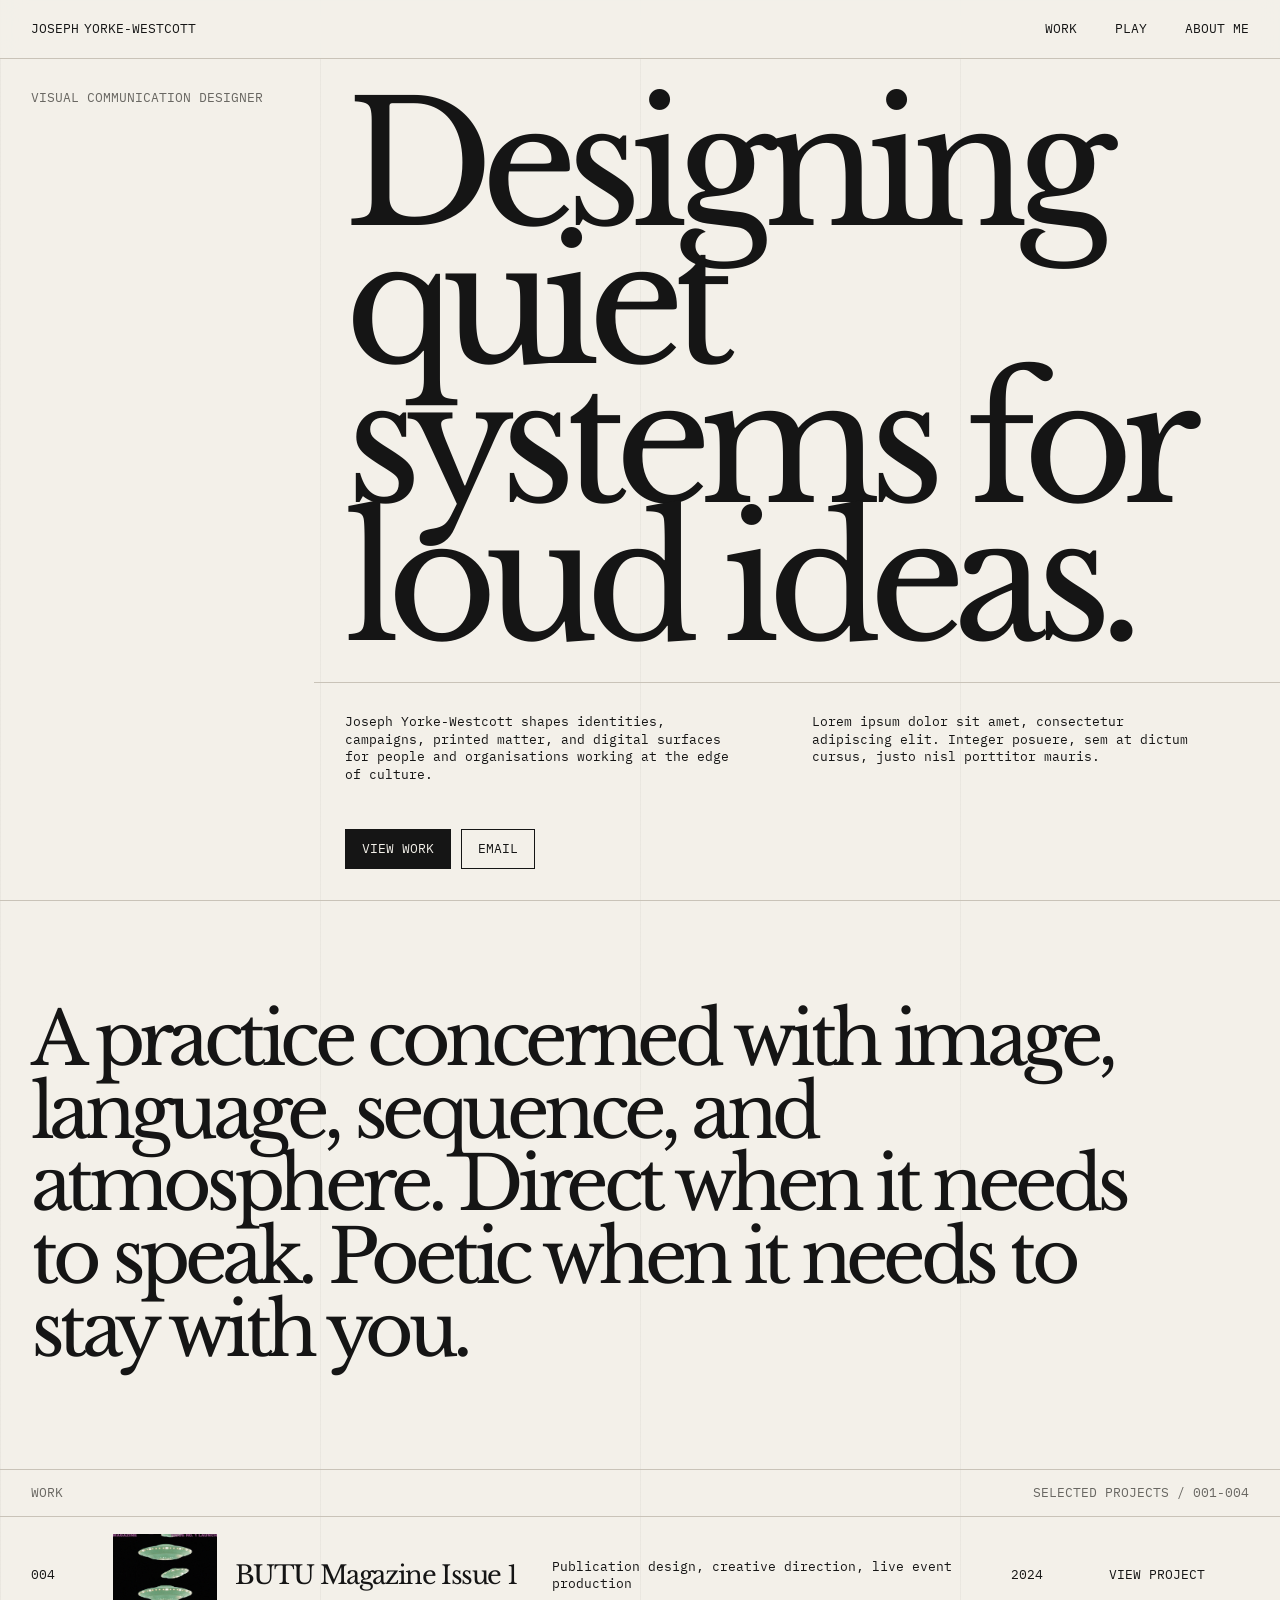
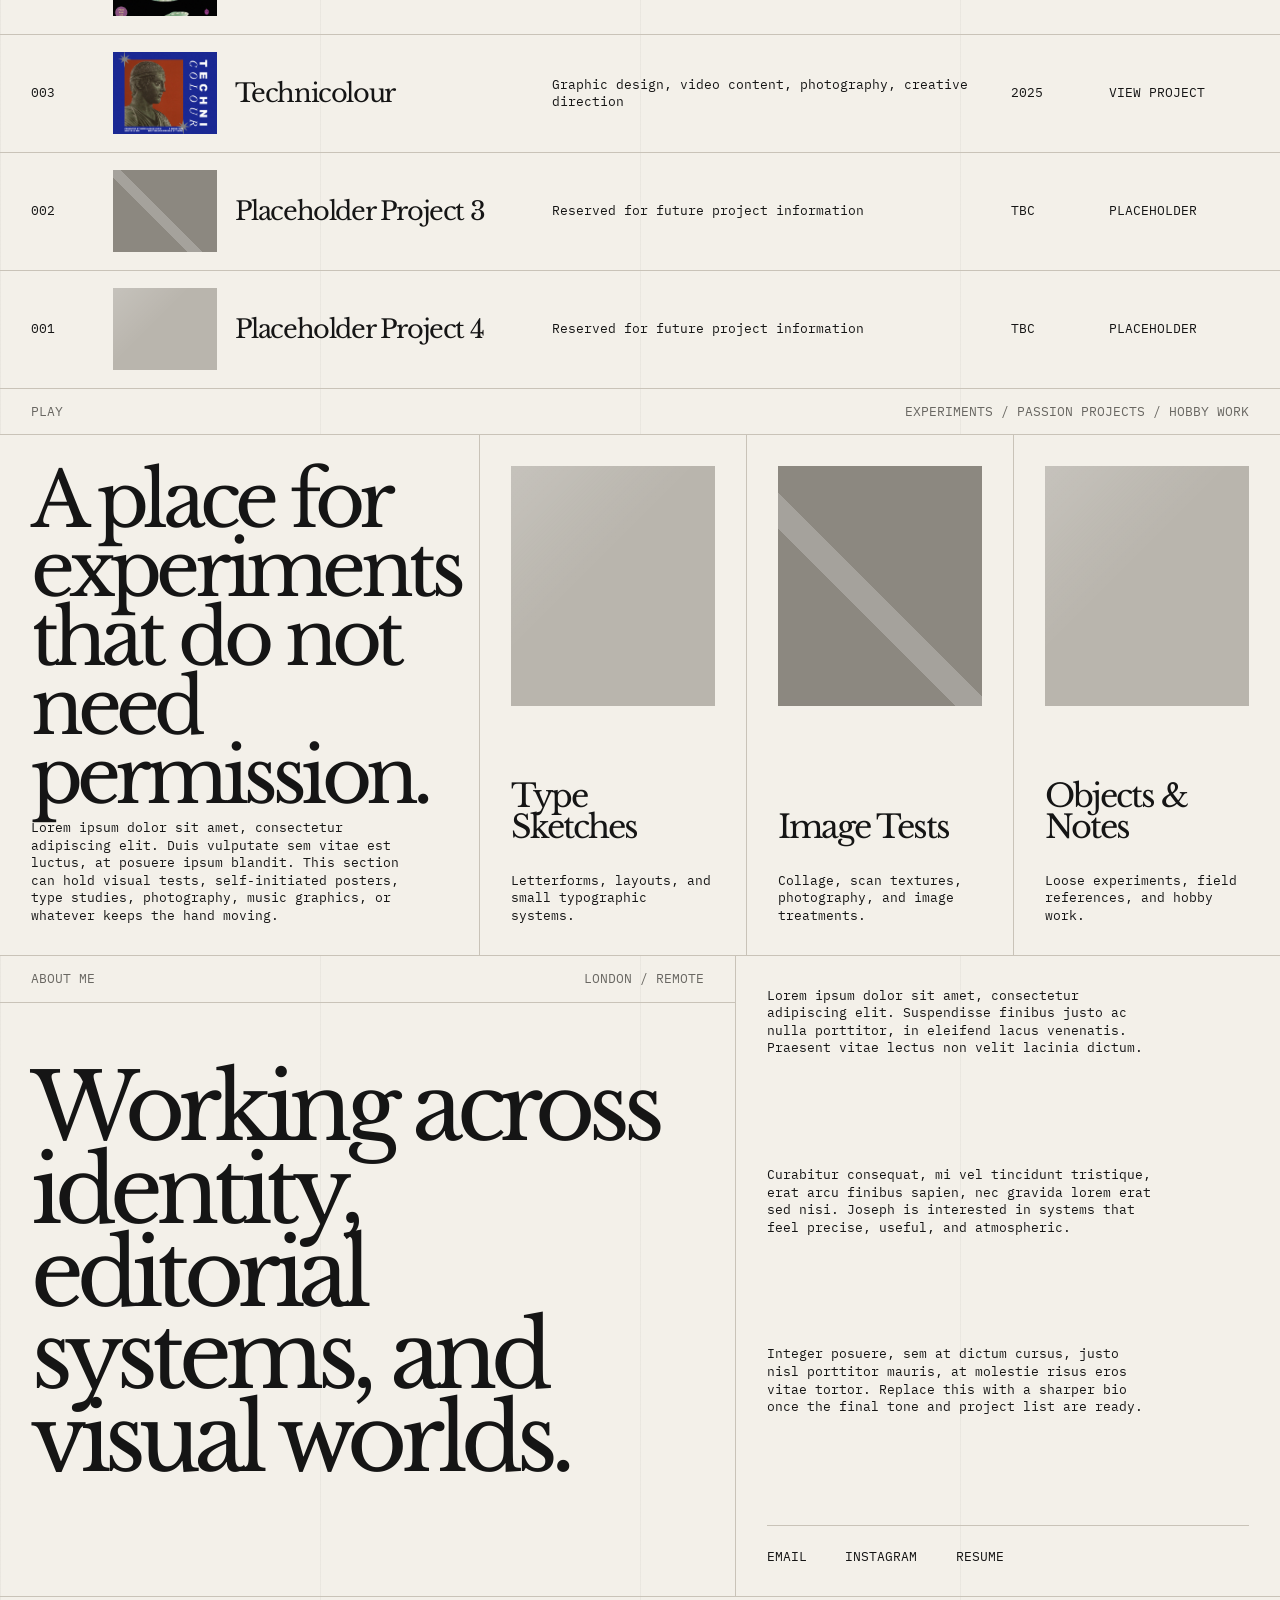
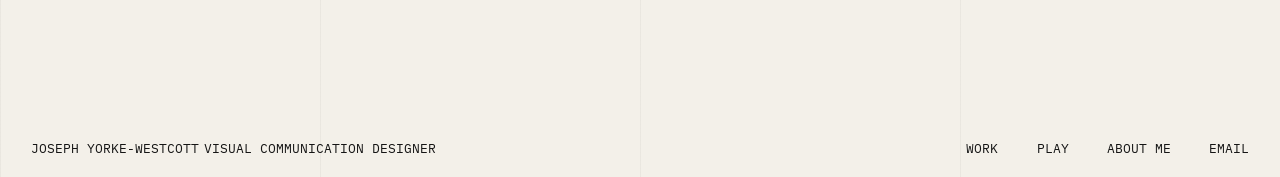
<file: index.html>
<!doctype html>
<html lang="en">
  <head>
    <meta charset="utf-8" />
    <meta name="viewport" content="width=device-width, initial-scale=1" />
    <meta
      name="description"
      content="Joseph Yorke-Westcott is a visual communication designer creating identities, campaigns, image systems, and editorial worlds."
    />
    <title>Joseph Yorke-Westcott | Visual Communication Designer</title>
    <link rel="preconnect" href="https://fonts.googleapis.com" />
    <link rel="preconnect" href="https://fonts.gstatic.com" crossorigin />
    <link
      href="https://fonts.googleapis.com/css2?family=IBM+Plex+Mono:wght@400;500&family=Libre+Baskerville:ital@0;1&display=swap"
      rel="stylesheet"
    />
    <link rel="stylesheet" href="styles.css" />
  </head>
  <body>
    <div class="site-shell">
      <header class="site-header" aria-label="Primary navigation">
        <a class="brand" href="#top" aria-label="Joseph Yorke-Westcott home">
          <span>Joseph</span>
          <span>Yorke-Westcott</span>
        </a>
        <nav class="nav-links" aria-label="Site">
          <a href="#work">Work</a>
          <a href="#play">Play</a>
          <a href="#about">About Me</a>
        </nav>
      </header>

      <main id="top">
        <section class="hero" aria-labelledby="hero-title">
          <div class="hero-kicker">Visual Communication Designer</div>
          <h1 id="hero-title">Designing quiet systems for loud ideas.</h1>
          <div class="hero-copy">
            <p>
              Joseph Yorke-Westcott shapes identities, campaigns, printed matter,
              and digital surfaces for people and organisations working at the
              edge of culture.
            </p>
            <p>
              Lorem ipsum dolor sit amet, consectetur adipiscing elit. Integer
              posuere, sem at dictum cursus, justo nisl porttitor mauris.
            </p>
          </div>
          <div class="hero-actions" aria-label="Primary actions">
            <a class="button" href="#work">View Work</a>
            <a class="button button-secondary" href="mailto:joseph@example.com">Email</a>
          </div>
        </section>

        <section class="statement" aria-label="Design statement">
          <p>
            A practice concerned with image, language, sequence, and atmosphere.
            Direct when it needs to speak. Poetic when it needs to stay with you.
          </p>
        </section>

        <section class="work-index" id="work" aria-labelledby="work-title">
          <div class="section-heading">
            <span>Work</span>
            <span>Selected Projects / 001-004</span>
          </div>
          <h2 id="work-title" class="sr-only">Selected work</h2>

          <article class="project-row project-row-butu">
            <a href="work/butu-magazine.html" aria-label="View project 004, BUTU Magazine Issue 1">
              <span class="project-number">004</span>
              <img class="project-thumb" src="assets/images/butu/butumag-issue-1-launch-poster-color-mock-1-w-noise-and-logos.jpg" alt="" />
              <span class="project-title">BUTU Magazine Issue 1</span>
              <span class="project-desc">
                Publication design, creative direction, live event production
              </span>
              <span class="project-year">2024</span>
              <span class="project-status">View Project</span>
            </a>
          </article>
          <article class="project-row project-row-technicolour">
            <a href="work/technicolour.html" aria-label="View project 003, Technicolour">
              <span class="project-number">003</span>
              <img class="project-thumb" src="assets/images/technicolour/technicolour-cover-draft-1-layout-4.jpg" alt="" />
              <span class="project-title">Technicolour</span>
              <span class="project-desc">
                Graphic design, video content, photography, creative direction
              </span>
              <span class="project-year">2025</span>
              <span class="project-status">View Project</span>
            </a>
          </article>
          <article class="project-row project-row-placeholder">
            <a href="work/placeholder-3.html" aria-label="View placeholder project 002">
              <span class="project-number">002</span>
              <span class="project-thumb" aria-hidden="true"></span>
              <span class="project-title">Placeholder Project 3</span>
              <span class="project-desc">
                Reserved for future project information
              </span>
              <span class="project-year">TBC</span>
              <span class="project-status">Placeholder</span>
            </a>
          </article>
          <article class="project-row project-row-placeholder">
            <a href="work/placeholder-4.html" aria-label="View placeholder project 001">
              <span class="project-number">001</span>
              <span class="project-thumb" aria-hidden="true"></span>
              <span class="project-title">Placeholder Project 4</span>
              <span class="project-desc">
                Reserved for future project information
              </span>
              <span class="project-year">TBC</span>
              <span class="project-status">Placeholder</span>
            </a>
          </article>
        </section>

        <section class="play-section" id="play" aria-labelledby="play-title">
          <div class="section-heading">
            <span>Play</span>
            <span>Experiments / Passion Projects / Hobby Work</span>
          </div>
          <div class="play-grid">
            <div class="play-intro">
              <h2 id="play-title">A place for experiments that do not need permission.</h2>
              <p>
                Lorem ipsum dolor sit amet, consectetur adipiscing elit. Duis
                vulputate sem vitae est luctus, at posuere ipsum blandit. This
                section can hold visual tests, self-initiated posters, type
                studies, photography, music graphics, or whatever keeps the hand
                moving.
              </p>
            </div>
            <article class="play-card">
              <span class="play-thumb" aria-hidden="true"></span>
              <h3>Type Sketches</h3>
              <p>Letterforms, layouts, and small typographic systems.</p>
            </article>
            <article class="play-card">
              <span class="play-thumb" aria-hidden="true"></span>
              <h3>Image Tests</h3>
              <p>Collage, scan textures, photography, and image treatments.</p>
            </article>
            <article class="play-card">
              <span class="play-thumb" aria-hidden="true"></span>
              <h3>Objects & Notes</h3>
              <p>Loose experiments, field references, and hobby work.</p>
            </article>
          </div>
        </section>

        <section class="about-section" id="about" aria-labelledby="about-title">
          <div>
            <div class="section-heading">
              <span>About Me</span>
              <span>London / Remote</span>
            </div>
            <h2 id="about-title">
              Working across identity, editorial systems, and visual worlds.
            </h2>
          </div>
          <div class="about-copy">
            <p>
              Lorem ipsum dolor sit amet, consectetur adipiscing elit. Suspendisse
              finibus justo ac nulla porttitor, in eleifend lacus venenatis.
              Praesent vitae lectus non velit lacinia dictum.
            </p>
            <p>
              Curabitur consequat, mi vel tincidunt tristique, erat arcu finibus
              sapien, nec gravida lorem erat sed nisi. Joseph is interested in
              systems that feel precise, useful, and atmospheric.
            </p>
            <p>
              Integer posuere, sem at dictum cursus, justo nisl porttitor mauris,
              at molestie risus eros vitae tortor. Replace this with a sharper
              bio once the final tone and project list are ready.
            </p>
            <nav class="contact-links" aria-label="Contact links">
              <a href="mailto:joseph@example.com">Email</a>
              <a href="https://instagram.com/" target="_blank" rel="noreferrer">Instagram</a>
              <a href="#" aria-label="Resume link placeholder">Resume</a>
            </nav>
          </div>
        </section>
      </main>

      <footer class="site-footer">
        <div>
          <span>Joseph Yorke-Westcott</span>
          <span>Visual Communication Designer</span>
        </div>
        <nav class="footer-links" aria-label="Footer navigation">
          <a href="#work">Work</a>
          <a href="#play">Play</a>
          <a href="#about">About Me</a>
          <a href="mailto:joseph@example.com">Email</a>
        </nav>
      </footer>
    </div>

    <script src="script.js"></script>
  </body>
</html>
</file>
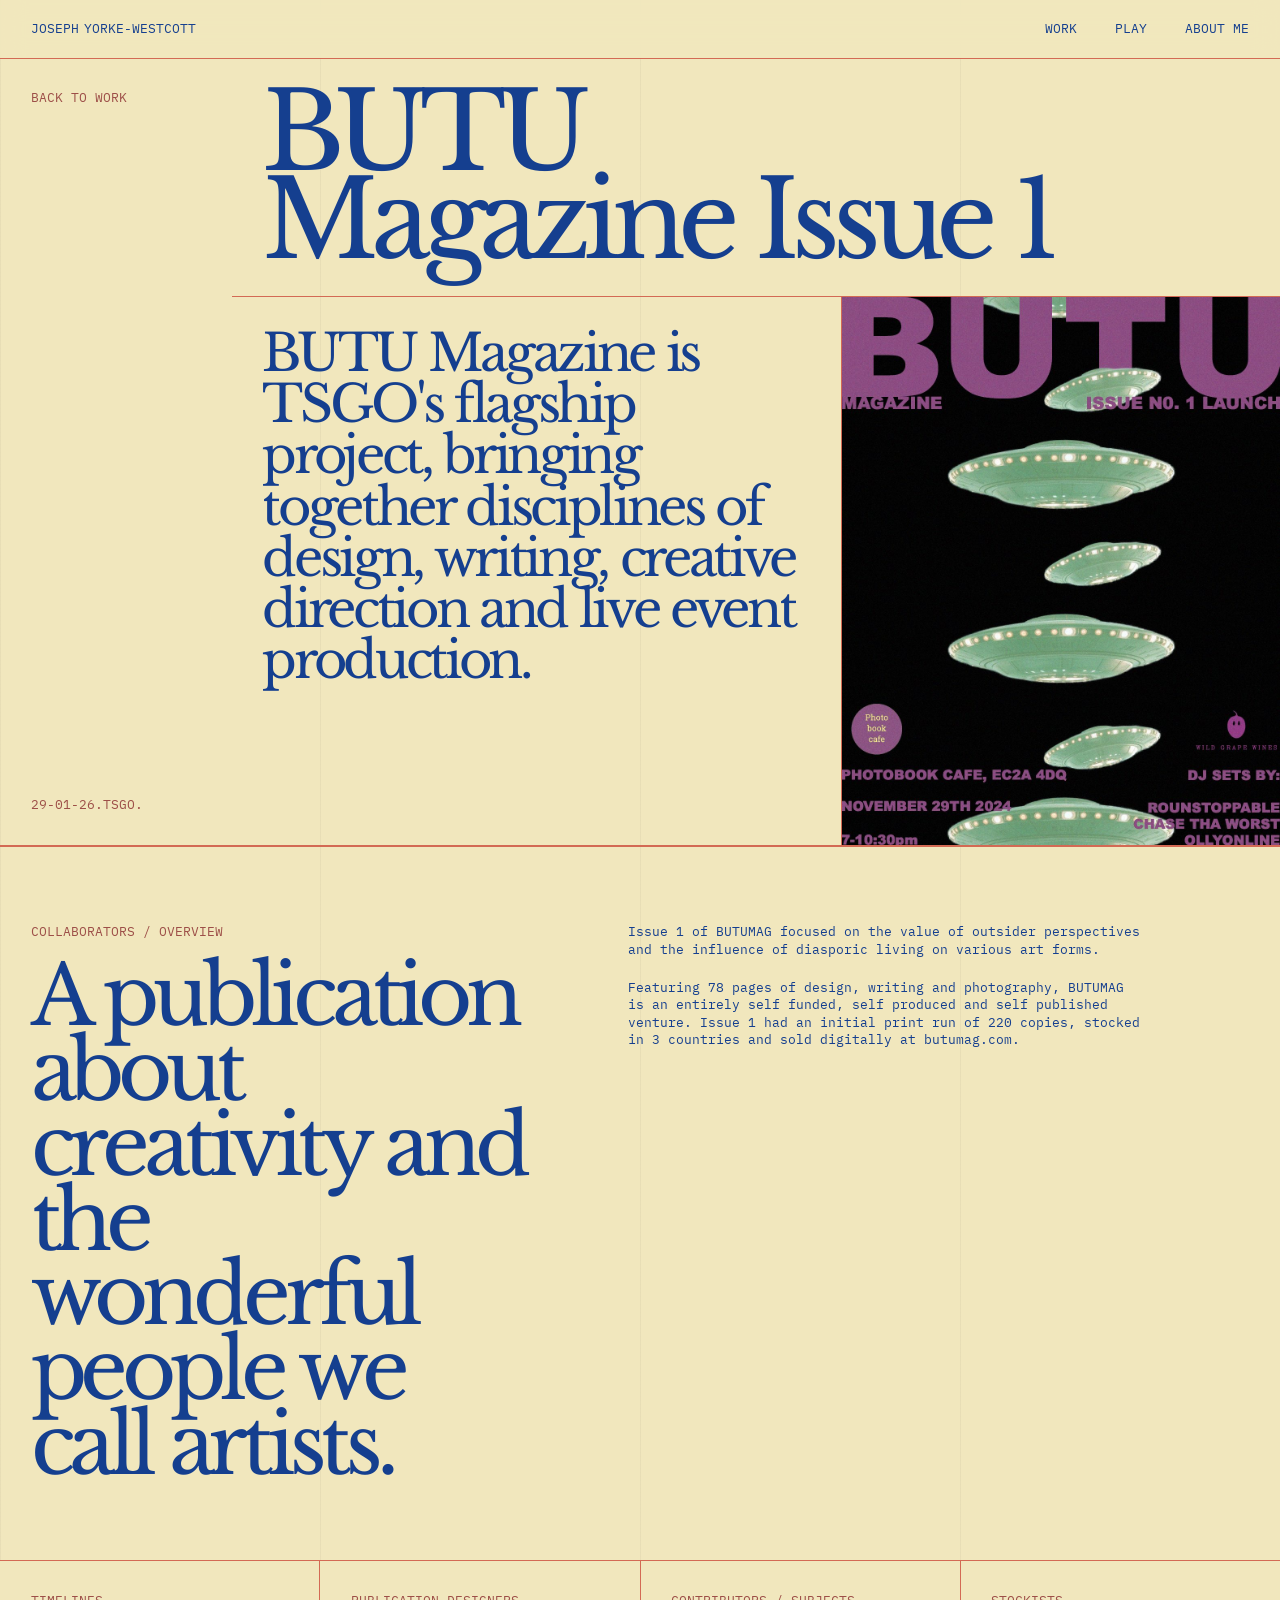
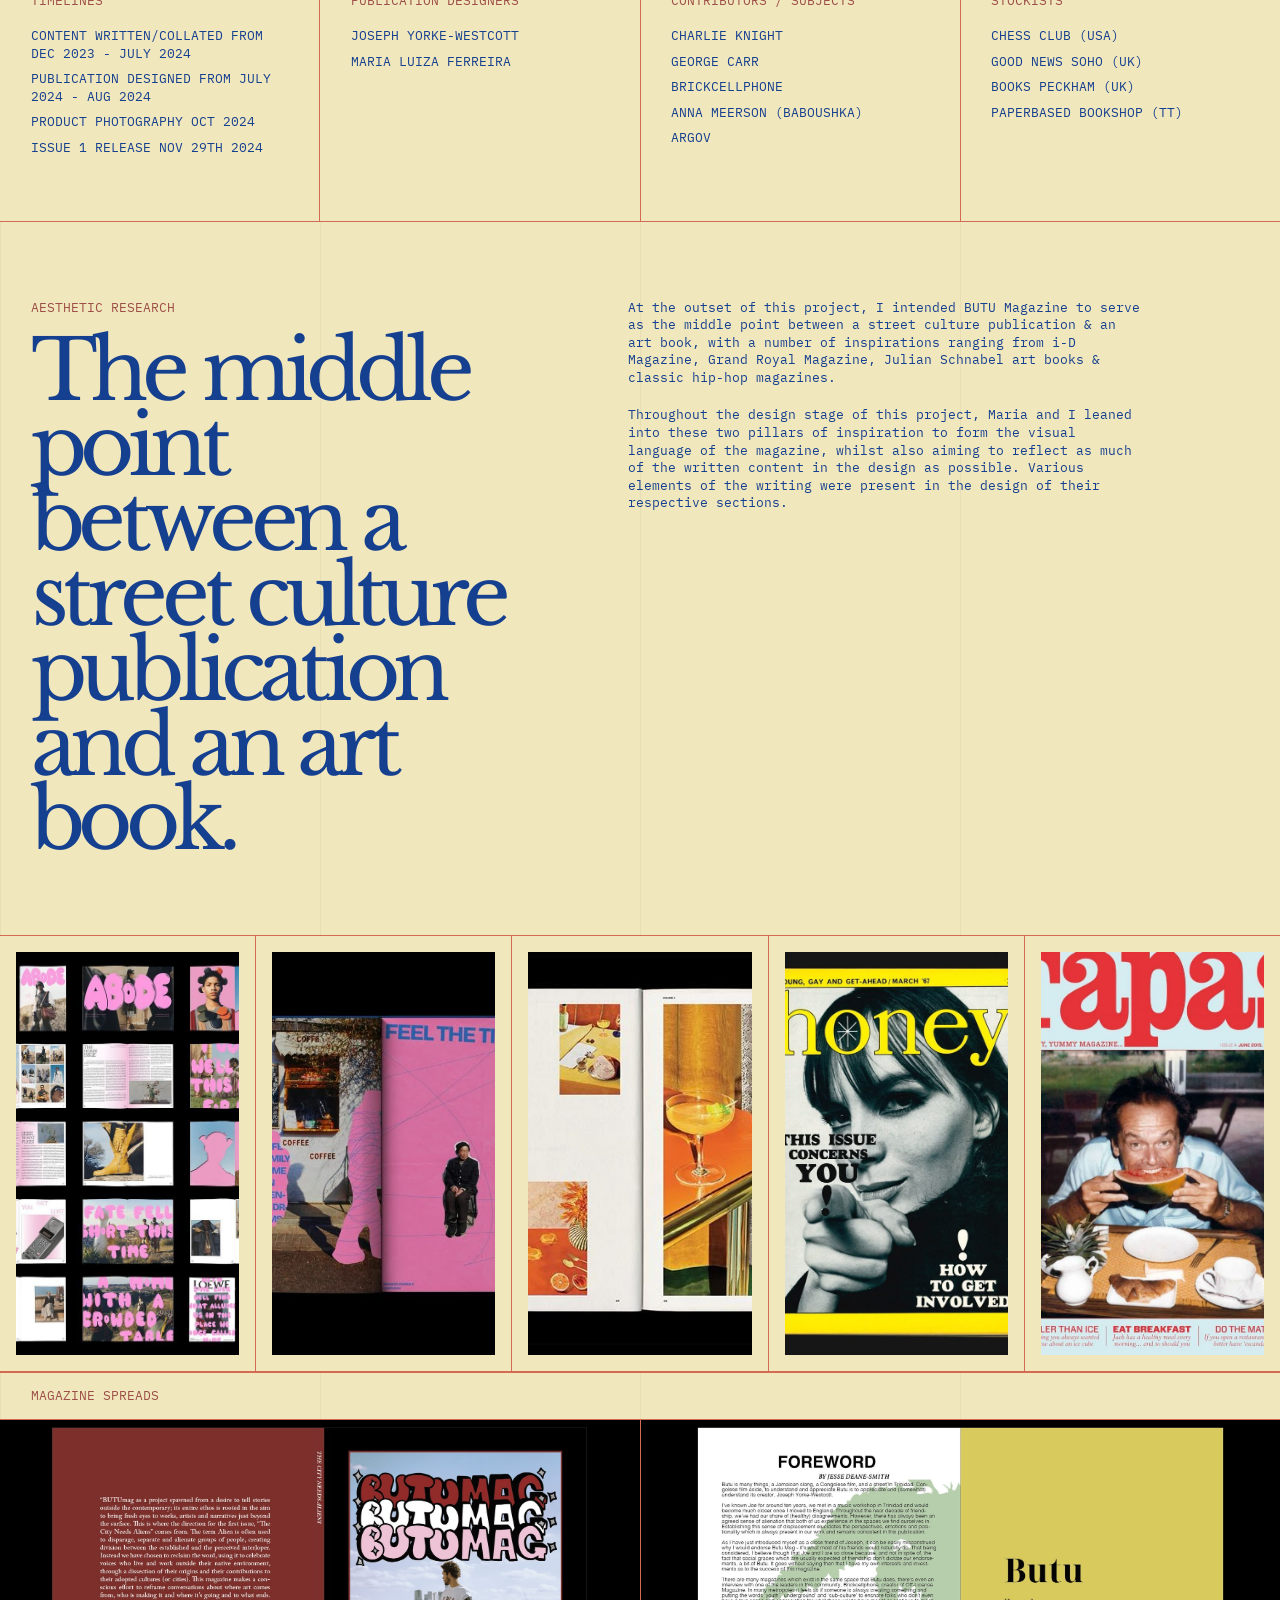
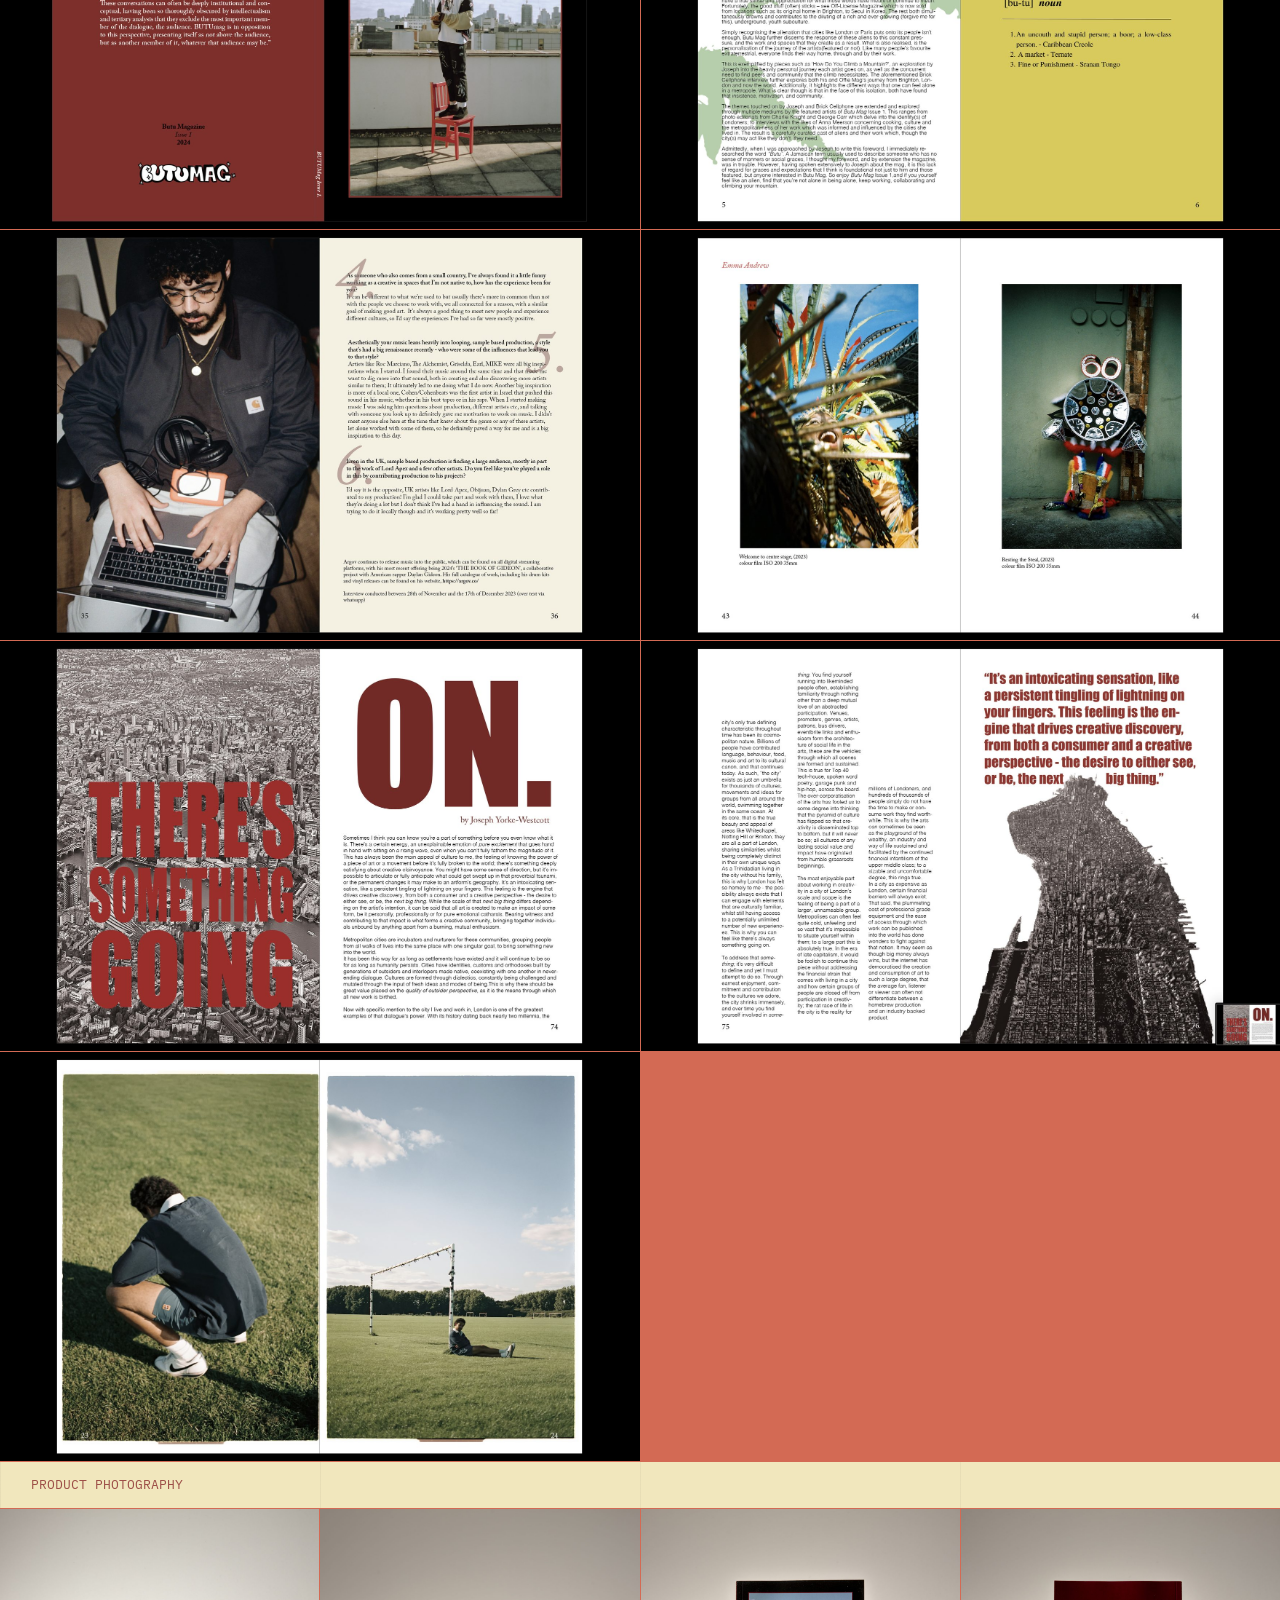
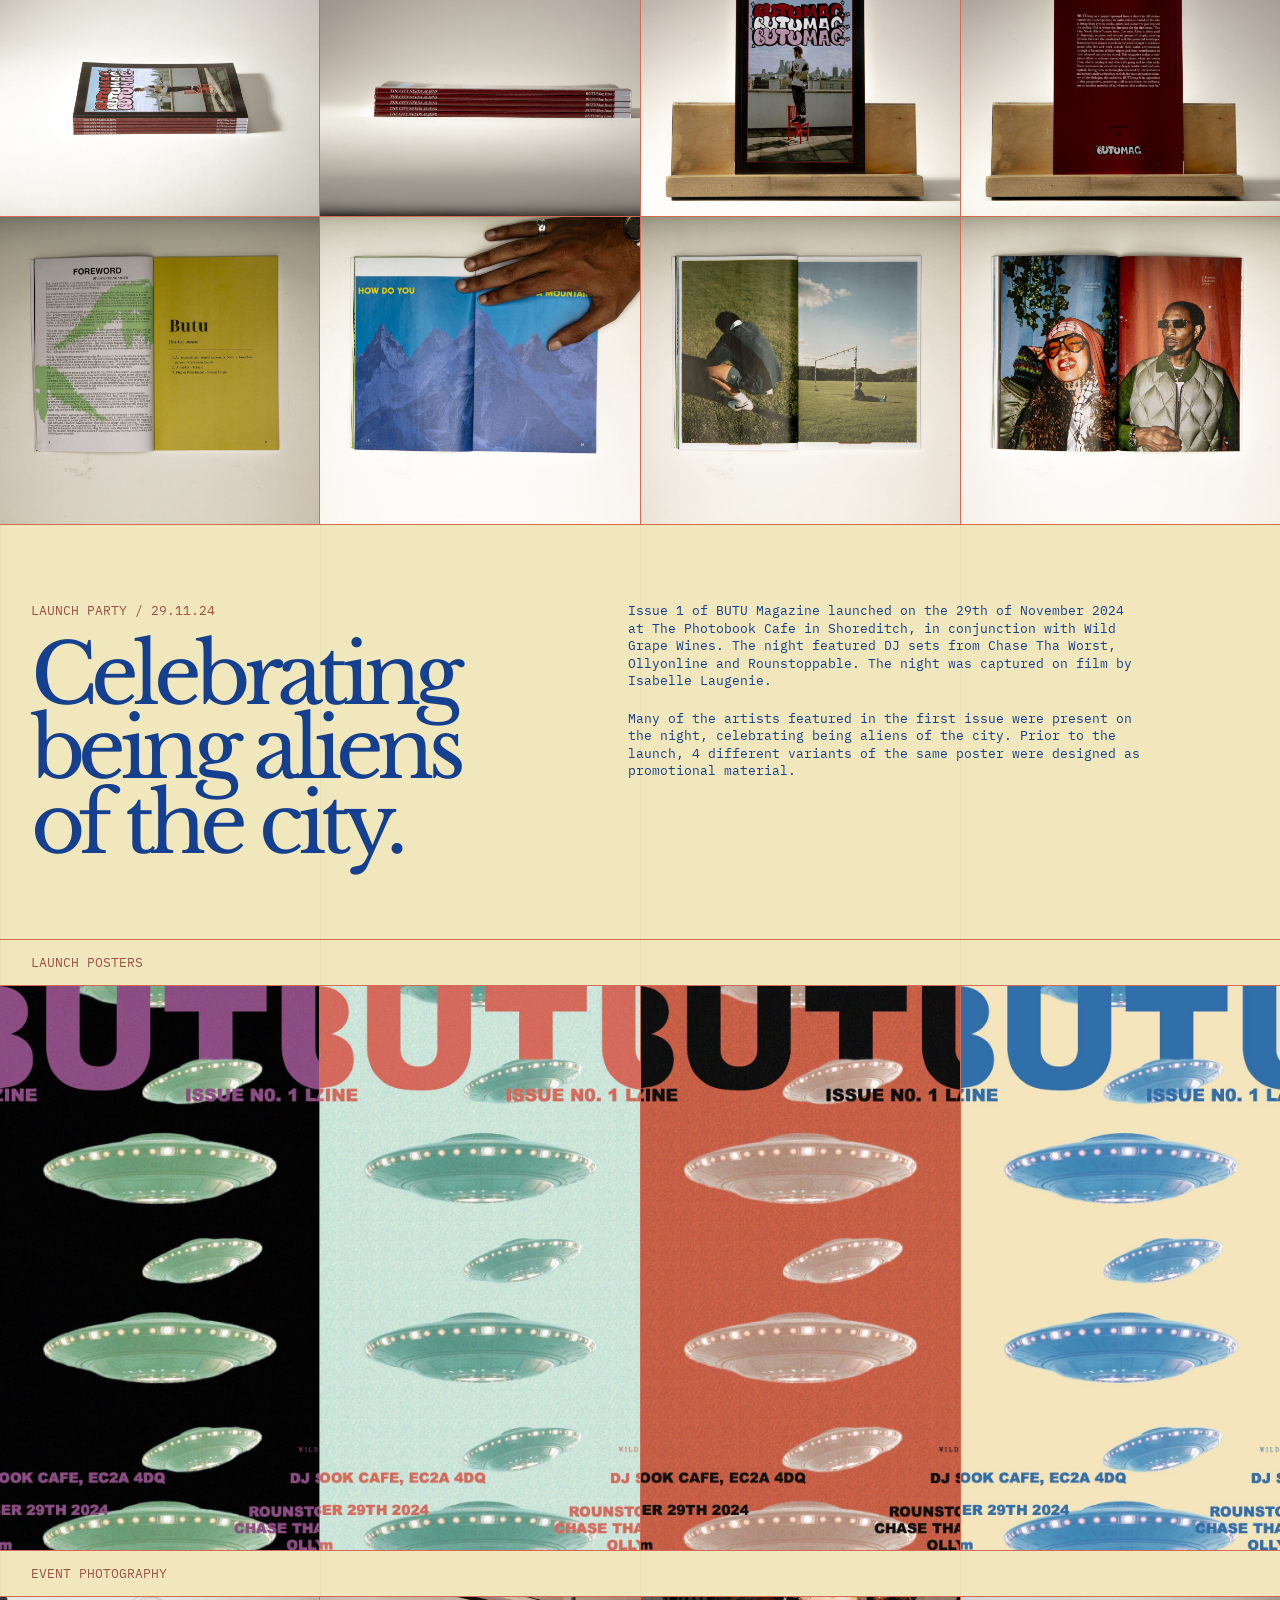
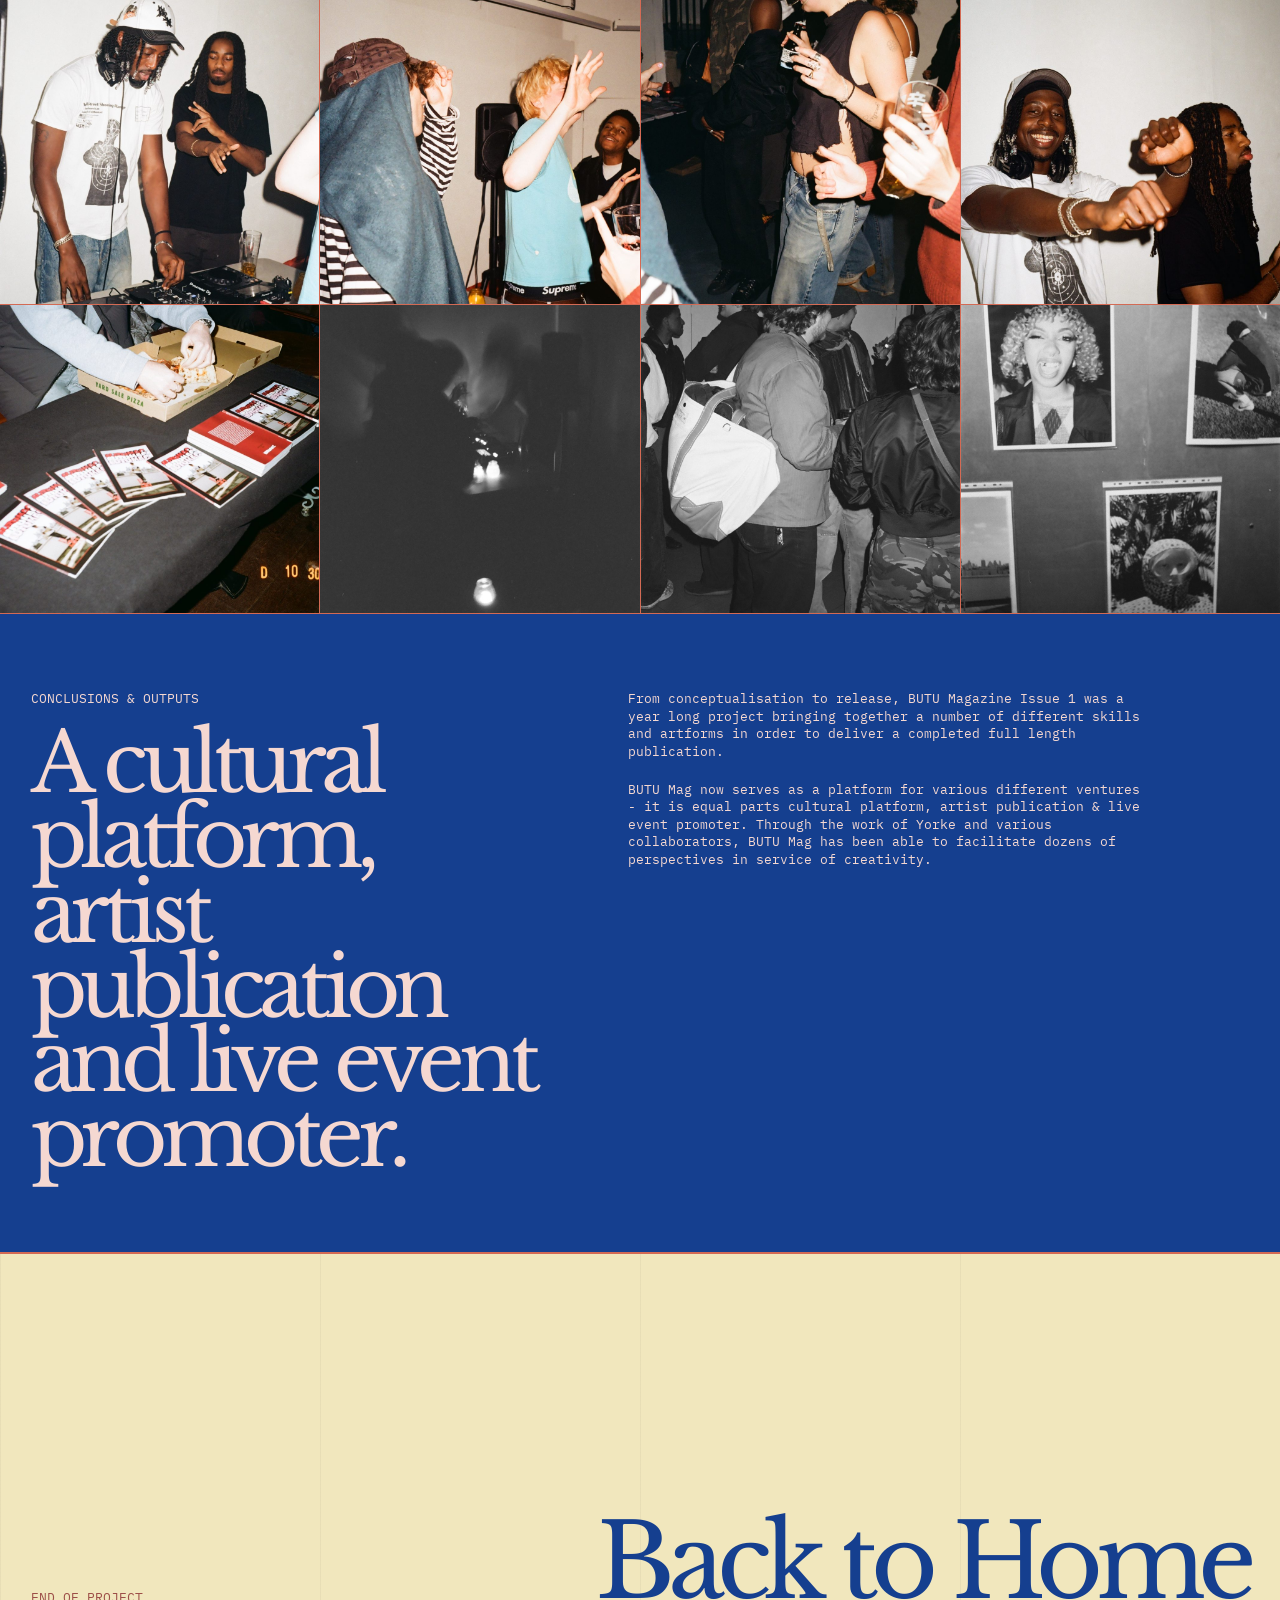
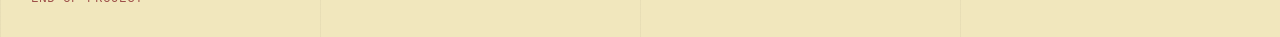
<file: work/butu-magazine.html>
<!doctype html>
<html lang="en">
  <head>
    <meta charset="utf-8" />
    <meta name="viewport" content="width=device-width, initial-scale=1" />
    <meta name="description" content="BUTU Magazine Issue 1 project page for Joseph Yorke-Westcott." />
    <title>BUTU Magazine Issue 1 | Joseph Yorke-Westcott</title>
    <link rel="preconnect" href="https://fonts.googleapis.com" />
    <link rel="preconnect" href="https://fonts.gstatic.com" crossorigin />
    <link href="https://fonts.googleapis.com/css2?family=IBM+Plex+Mono:wght@400;500&family=Libre+Baskerville:ital@0;1&display=swap" rel="stylesheet" />
    <link rel="stylesheet" href="../styles.css" />
  </head>
  <body class="project-butu">
    <div class="site-shell">
      <header class="site-header" aria-label="Primary navigation">
        <a class="brand" href="../index.html#top" aria-label="Joseph Yorke-Westcott home"><span>Joseph</span><span>Yorke-Westcott</span></a>
        <nav class="nav-links" aria-label="Site"><a href="../index.html#work">Work</a><a href="../index.html#play">Play</a><a href="../index.html#about">About Me</a></nav>
      </header>

      <main>
        <article class="case-study visual-case">
          <section class="case-hero image-led">
            <div class="case-meta"><a href="../index.html#work">Back to Work</a><span>29-01-26.TSGO.</span></div>
            <h1>BUTU Magazine Issue 1</h1>
            <p>BUTU Magazine is TSGO's flagship project, bringing together disciplines of design, writing, creative direction and live event production.</p>
            <img class="case-hero-image" src="../assets/images/butu/butumag-issue-1-launch-poster-color-mock-1-w-noise-and-logos.jpg" alt="BUTU Magazine Issue 1 launch poster" />
          </section>

          <section class="case-section two-column">
            <div><span class="case-label">Collaborators / Overview</span><h2>A publication about creativity and the wonderful people we call artists.</h2></div>
            <div class="case-copy">
              <p>Issue 1 of BUTUMAG focused on the value of outsider perspectives and the influence of diasporic living on various art forms.</p>
              <p>Featuring 78 pages of design, writing and photography, BUTUMAG is an entirely self funded, self produced and self published venture. Issue 1 had an initial print run of 220 copies, stocked in 3 countries and sold digitally at butumag.com.</p>
            </div>
          </section>

          <section class="case-section case-facts">
            <div><span class="case-label">Timelines</span><ul><li>Content written/collated from Dec 2023 - July 2024</li><li>Publication designed from July 2024 - Aug 2024</li><li>Product photography Oct 2024</li><li>Issue 1 release Nov 29th 2024</li></ul></div>
            <div><span class="case-label">Publication Designers</span><ul><li>Joseph Yorke-Westcott</li><li>Maria Luiza Ferreira</li></ul></div>
            <div><span class="case-label">Contributors / Subjects</span><ul><li>Charlie Knight</li><li>George Carr</li><li>Brickcellphone</li><li>Anna Meerson (Baboushka)</li><li>Argov</li></ul></div>
            <div><span class="case-label">Stockists</span><ul><li>Chess Club (USA)</li><li>Good News Soho (UK)</li><li>Books Peckham (UK)</li><li>Paperbased Bookshop (TT)</li></ul></div>
          </section>

          <section class="case-section two-column">
            <div><span class="case-label">Aesthetic Research</span><h2>The middle point between a street culture publication and an art book.</h2></div>
            <div class="case-copy"><p>At the outset of this project, I intended BUTU Magazine to serve as the middle point between a street culture publication &amp; an art book, with a number of inspirations ranging from i-D Magazine, Grand Royal Magazine, Julian Schnabel art books &amp; classic hip-hop magazines.</p><p>Throughout the design stage of this project, Maria and I leaned into these two pillars of inspiration to form the visual language of the magazine, whilst also aiming to reflect as much of the written content in the design as possible. Various elements of the writing were present in the design of their respective sections.</p></div>
          </section>

          <section class="asset-strip reference-strip" aria-label="BUTU aesthetic references">
            <img src="../assets/images/butu/abode-magazine-layout-and-design.jpg" alt="Aesthetic research reference" />
            <img src="../assets/images/butu/book-design-nazariistudio.jpg" alt="Aesthetic research reference" />
            <img src="../assets/images/butu/fora-volume-1-gemma-mahoney.jpg" alt="Aesthetic research reference" />
            <img src="../assets/images/butu/honey-magazine-march-1967-original-vintage-fashion-a.jpg" alt="Aesthetic research reference" />
            <img src="../assets/images/butu/tapas-english-version-june-2015-digital.jpg" alt="Aesthetic research reference" />
          </section>

          <section class="case-section image-section"><span class="case-label">Magazine Spreads</span><div class="spread-grid"><img src="../assets/images/butu/screenshot-2026-01-21-at-16-54-05.jpg" alt="BUTU magazine cover and back spread" /><img src="../assets/images/butu/screenshot-2026-01-21-at-16-54-33.jpg" alt="BUTU magazine foreword spread" /><img src="../assets/images/butu/screenshot-2026-01-21-at-16-55-22.jpg" alt="BUTU magazine spread" /><img src="../assets/images/butu/screenshot-2026-01-21-at-16-55-45.jpg" alt="BUTU magazine spread" /><img src="../assets/images/butu/screenshot-2026-01-21-at-16-56-06.jpg" alt="BUTU magazine spread" /><img src="../assets/images/butu/screenshot-2026-01-21-at-16-56-11.jpg" alt="BUTU magazine spread" /><img src="../assets/images/butu/screenshot-2026-01-21-at-17-02-28.jpg" alt="BUTU magazine spread" /></div></section>

          <section class="case-section image-section"><span class="case-label">Product Photography</span><div class="product-grid"><img src="../assets/images/butu/img-0001.jpg" alt="BUTU magazine product photography" /><img src="../assets/images/butu/img-0002.jpg" alt="BUTU magazine product photography" /><img src="../assets/images/butu/img-0006-1.jpg" alt="BUTU magazine product photography" /><img src="../assets/images/butu/img-0007-1.jpg" alt="BUTU magazine product photography" /><img src="../assets/images/butu/img-0017.jpg" alt="BUTU magazine spread photography" /><img src="../assets/images/butu/img-0029.jpg" alt="BUTU magazine spread photography" /><img src="../assets/images/butu/img-0037.jpg" alt="BUTU magazine spread photography" /><img src="../assets/images/butu/img-0066.jpg" alt="BUTU magazine spread photography" /></div></section>

          <section class="case-section two-column"><div><span class="case-label">Launch Party / 29.11.24</span><h2>Celebrating being aliens of the city.</h2></div><div class="case-copy"><p>Issue 1 of BUTU Magazine launched on the 29th of November 2024 at The Photobook Cafe in Shoreditch, in conjunction with Wild Grape Wines. The night featured DJ sets from Chase Tha Worst, Ollyonline and Rounstoppable. The night was captured on film by Isabelle Laugenie.</p><p>Many of the artists featured in the first issue were present on the night, celebrating being aliens of the city. Prior to the launch, 4 different variants of the same poster were designed as promotional material.</p></div></section>

          <section class="case-section image-section"><span class="case-label">Launch Posters</span><div class="poster-grid"><img src="../assets/images/butu/butumag-issue-1-launch-poster-color-mock-1-w-noise-and-logos.jpg" alt="BUTU launch poster variant" /><img src="../assets/images/butu/butumag-issue-1-launch-poster-color-mock-2-w-noise-and-logos.jpg" alt="BUTU launch poster variant" /><img src="../assets/images/butu/butumag-issue-1-launch-poster-color-mock-3-w-noise-and-logos.jpg" alt="BUTU launch poster variant" /><img src="../assets/images/butu/butumag-issue-1-launch-poster-w-logos.jpg" alt="BUTU launch poster variant" /></div></section>

          <section class="case-section image-section"><span class="case-label">Event Photography</span><div class="event-grid"><img src="../assets/images/butu/002090780019.jpg" alt="BUTU launch party photography" /><img src="../assets/images/butu/002090780024.jpg" alt="BUTU launch party photography" /><img src="../assets/images/butu/002090780026.jpg" alt="BUTU launch party photography" /><img src="../assets/images/butu/002090780027.jpg" alt="BUTU launch party photography" /><img src="../assets/images/butu/002090820023.jpg" alt="BUTU launch party table display" /><img src="../assets/images/butu/002092580001.jpg" alt="BUTU black and white event photography" /><img src="../assets/images/butu/002092580006.jpg" alt="BUTU black and white event photography" /><img src="../assets/images/butu/002092580019.jpg" alt="BUTU black and white event photography" /></div></section>

          <section class="case-section two-column conclusion"><div><span class="case-label">Conclusions &amp; Outputs</span><h2>A cultural platform, artist publication and live event promoter.</h2></div><div class="case-copy"><p>From conceptualisation to release, BUTU Magazine Issue 1 was a year long project bringing together a number of different skills and artforms in order to deliver a completed full length publication.</p><p>BUTU Mag now serves as a platform for various different ventures - it is equal parts cultural platform, artist publication &amp; live event promoter. Through the work of Yorke and various collaborators, BUTU Mag has been able to facilitate dozens of perspectives in service of creativity.</p></div></section>
        </article>
        <section class="case-home-cta" aria-label="Return home"><span>End of Project</span><a href="../index.html#top">Back to Home</a></section>
      </main>
    </div>
    <script src="../script.js"></script>
  </body>
</html>
</file>
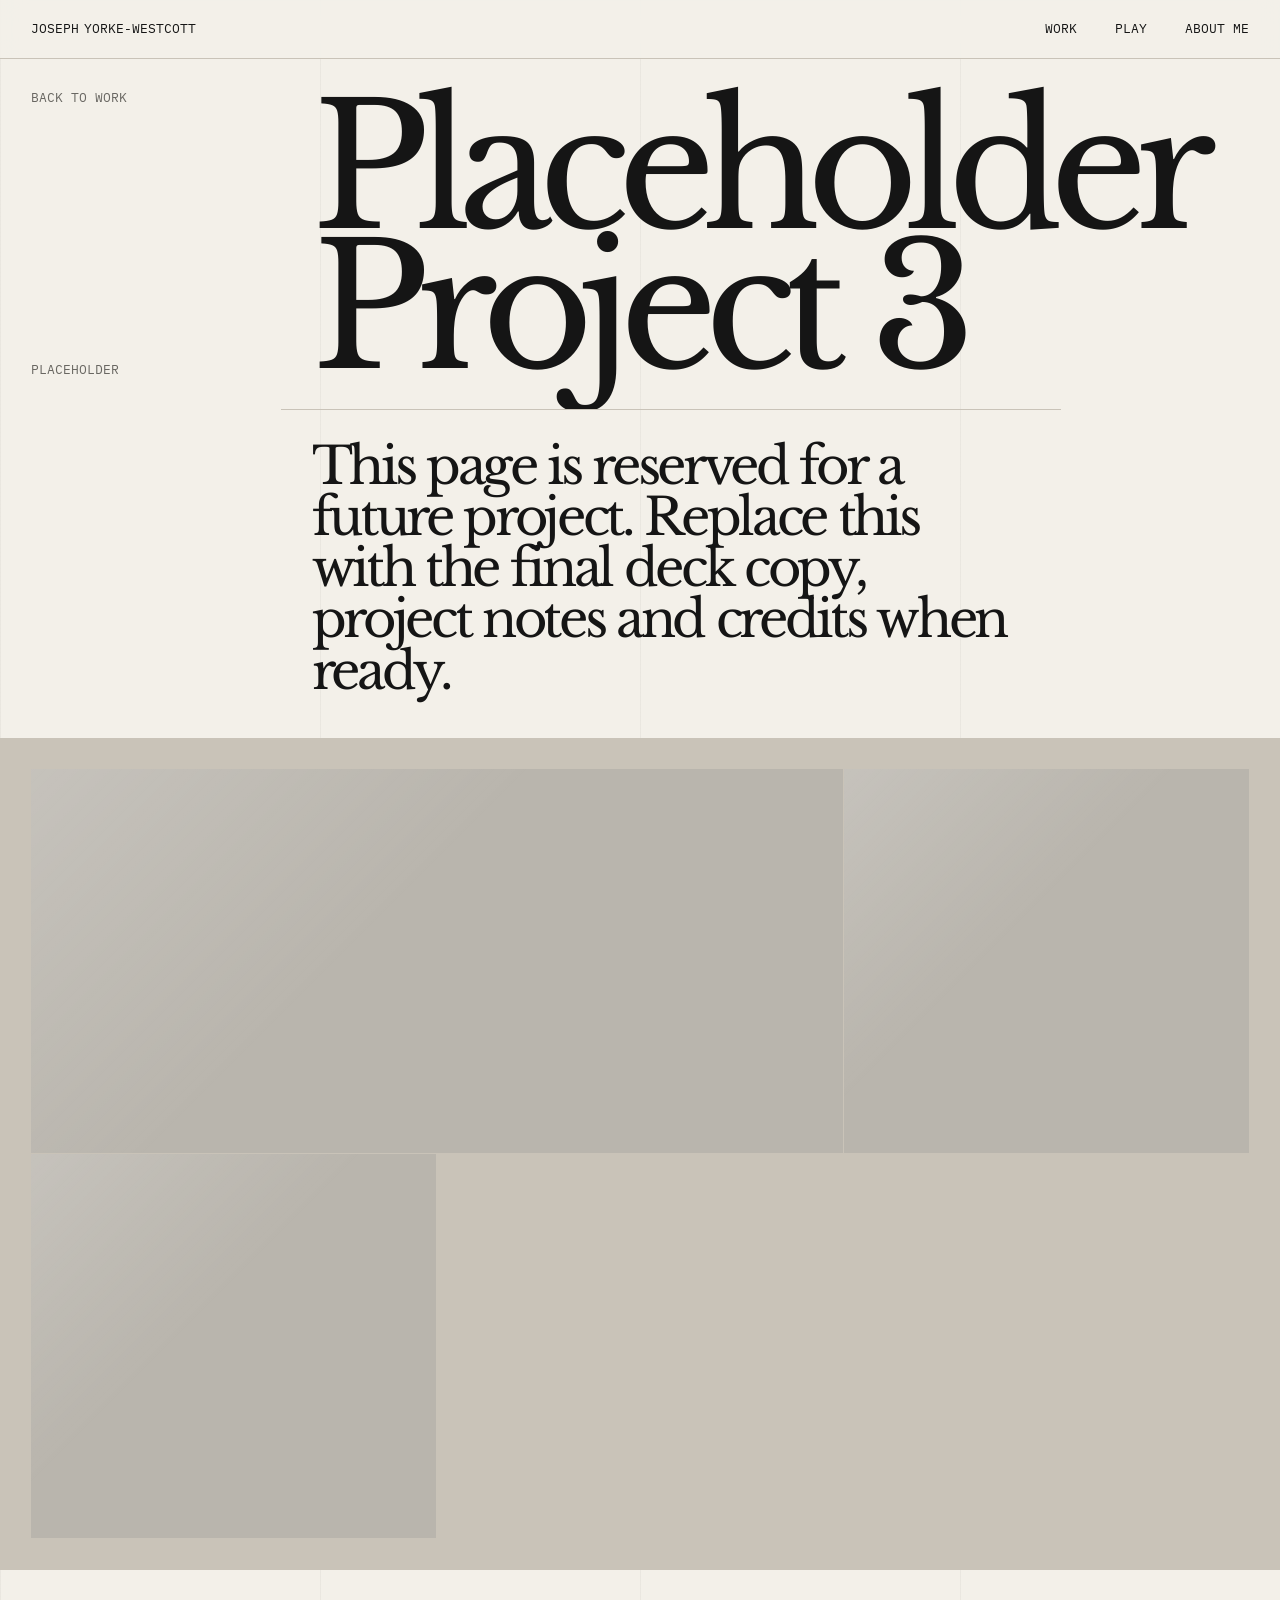
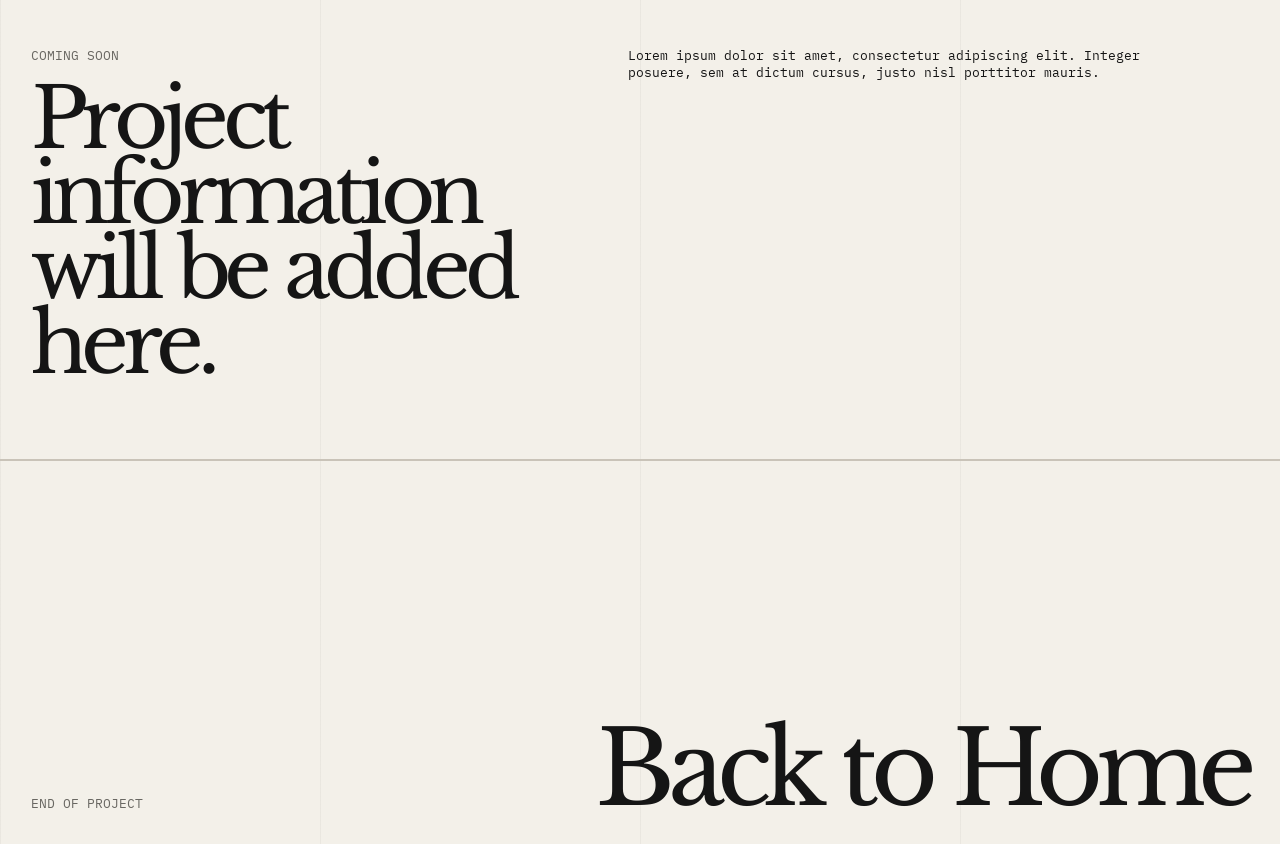
<file: work/placeholder-3.html>
<!doctype html>
<html lang="en">
  <head>
    <meta charset="utf-8" />
    <meta name="viewport" content="width=device-width, initial-scale=1" />
    <meta name="description" content="Placeholder project page for Joseph Yorke-Westcott." />
    <title>Placeholder Project 3 | Joseph Yorke-Westcott</title>
    <link rel="preconnect" href="https://fonts.googleapis.com" />
    <link rel="preconnect" href="https://fonts.gstatic.com" crossorigin />
    <link href="https://fonts.googleapis.com/css2?family=IBM+Plex+Mono:wght@400;500&family=Libre+Baskerville:ital@0;1&display=swap" rel="stylesheet" />
    <link rel="stylesheet" href="../styles.css" />
  </head>
  <body>
    <div class="site-shell">
      <header class="site-header" aria-label="Primary navigation">
        <a class="brand" href="../index.html#top"><span>Joseph</span><span>Yorke-Westcott</span></a>
        <nav class="nav-links" aria-label="Site"><a href="../index.html#work">Work</a><a href="../index.html#play">Play</a><a href="../index.html#about">About Me</a></nav>
      </header>
      <main>
        <article class="case-study placeholder-case">
          <section class="case-hero">
            <div class="case-meta"><a href="../index.html#work">Back to Work</a><span>Placeholder</span></div>
            <h1>Placeholder Project 3</h1>
            <p>This page is reserved for a future project. Replace this with the final deck copy, project notes and credits when ready.</p>
          </section>
          <section class="case-image-grid"><span class="case-image large" aria-hidden="true"></span><span class="case-image" aria-hidden="true"></span><span class="case-image" aria-hidden="true"></span></section>
          <section class="case-section two-column"><div><span class="case-label">Coming Soon</span><h2>Project information will be added here.</h2></div><div class="case-copy"><p>Lorem ipsum dolor sit amet, consectetur adipiscing elit. Integer posuere, sem at dictum cursus, justo nisl porttitor mauris.</p></div></section>
        </article>
        <section class="case-home-cta" aria-label="Return home">
          <span>End of Project</span>
          <a href="../index.html#top">Back to Home</a>
        </section>
      </main>
    </div>
    <script src="../script.js"></script>
  </body>
</html>
</file>
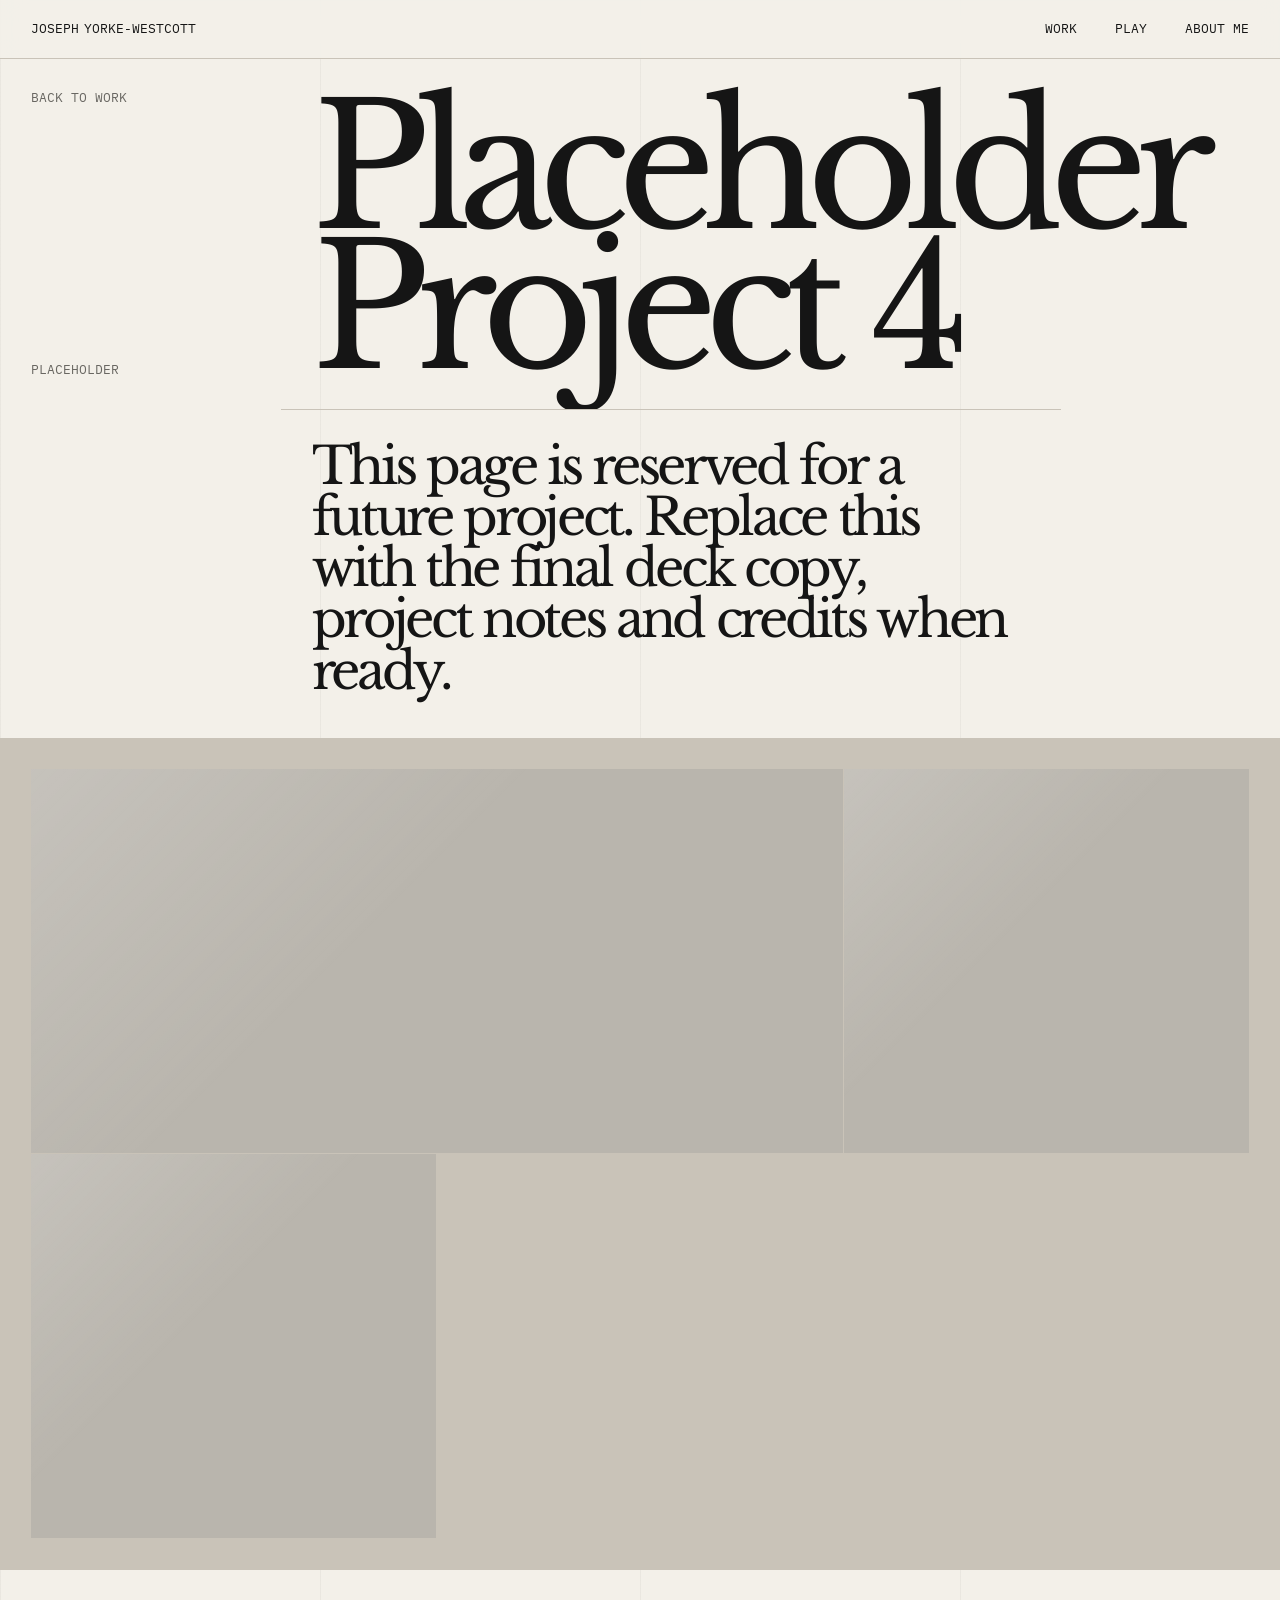
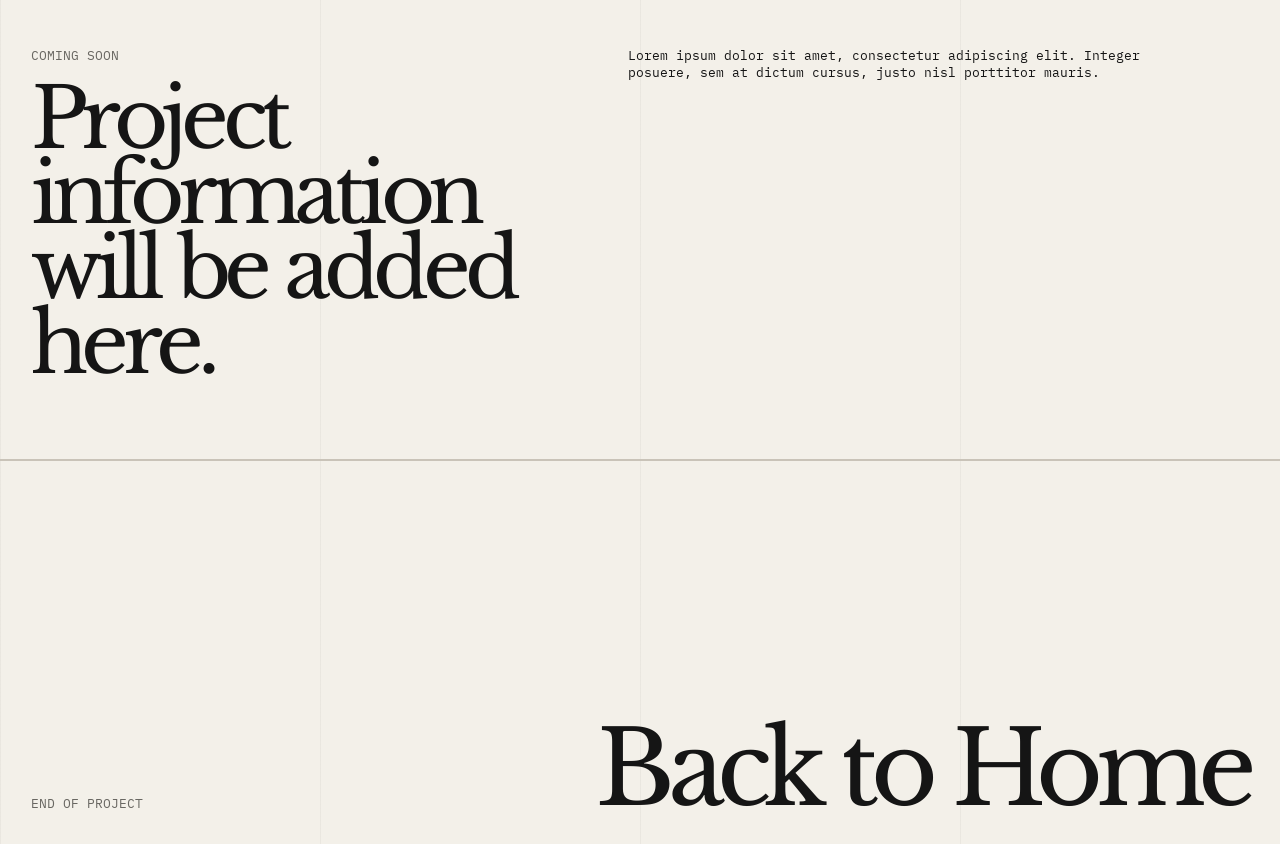
<file: work/placeholder-4.html>
<!doctype html>
<html lang="en">
  <head>
    <meta charset="utf-8" />
    <meta name="viewport" content="width=device-width, initial-scale=1" />
    <meta name="description" content="Placeholder project page for Joseph Yorke-Westcott." />
    <title>Placeholder Project 4 | Joseph Yorke-Westcott</title>
    <link rel="preconnect" href="https://fonts.googleapis.com" />
    <link rel="preconnect" href="https://fonts.gstatic.com" crossorigin />
    <link href="https://fonts.googleapis.com/css2?family=IBM+Plex+Mono:wght@400;500&family=Libre+Baskerville:ital@0;1&display=swap" rel="stylesheet" />
    <link rel="stylesheet" href="../styles.css" />
  </head>
  <body>
    <div class="site-shell">
      <header class="site-header" aria-label="Primary navigation">
        <a class="brand" href="../index.html#top"><span>Joseph</span><span>Yorke-Westcott</span></a>
        <nav class="nav-links" aria-label="Site"><a href="../index.html#work">Work</a><a href="../index.html#play">Play</a><a href="../index.html#about">About Me</a></nav>
      </header>
      <main>
        <article class="case-study placeholder-case">
          <section class="case-hero">
            <div class="case-meta"><a href="../index.html#work">Back to Work</a><span>Placeholder</span></div>
            <h1>Placeholder Project 4</h1>
            <p>This page is reserved for a future project. Replace this with the final deck copy, project notes and credits when ready.</p>
          </section>
          <section class="case-image-grid"><span class="case-image large" aria-hidden="true"></span><span class="case-image" aria-hidden="true"></span><span class="case-image" aria-hidden="true"></span></section>
          <section class="case-section two-column"><div><span class="case-label">Coming Soon</span><h2>Project information will be added here.</h2></div><div class="case-copy"><p>Lorem ipsum dolor sit amet, consectetur adipiscing elit. Integer posuere, sem at dictum cursus, justo nisl porttitor mauris.</p></div></section>
        </article>
        <section class="case-home-cta" aria-label="Return home">
          <span>End of Project</span>
          <a href="../index.html#top">Back to Home</a>
        </section>
      </main>
    </div>
    <script src="../script.js"></script>
  </body>
</html>
</file>
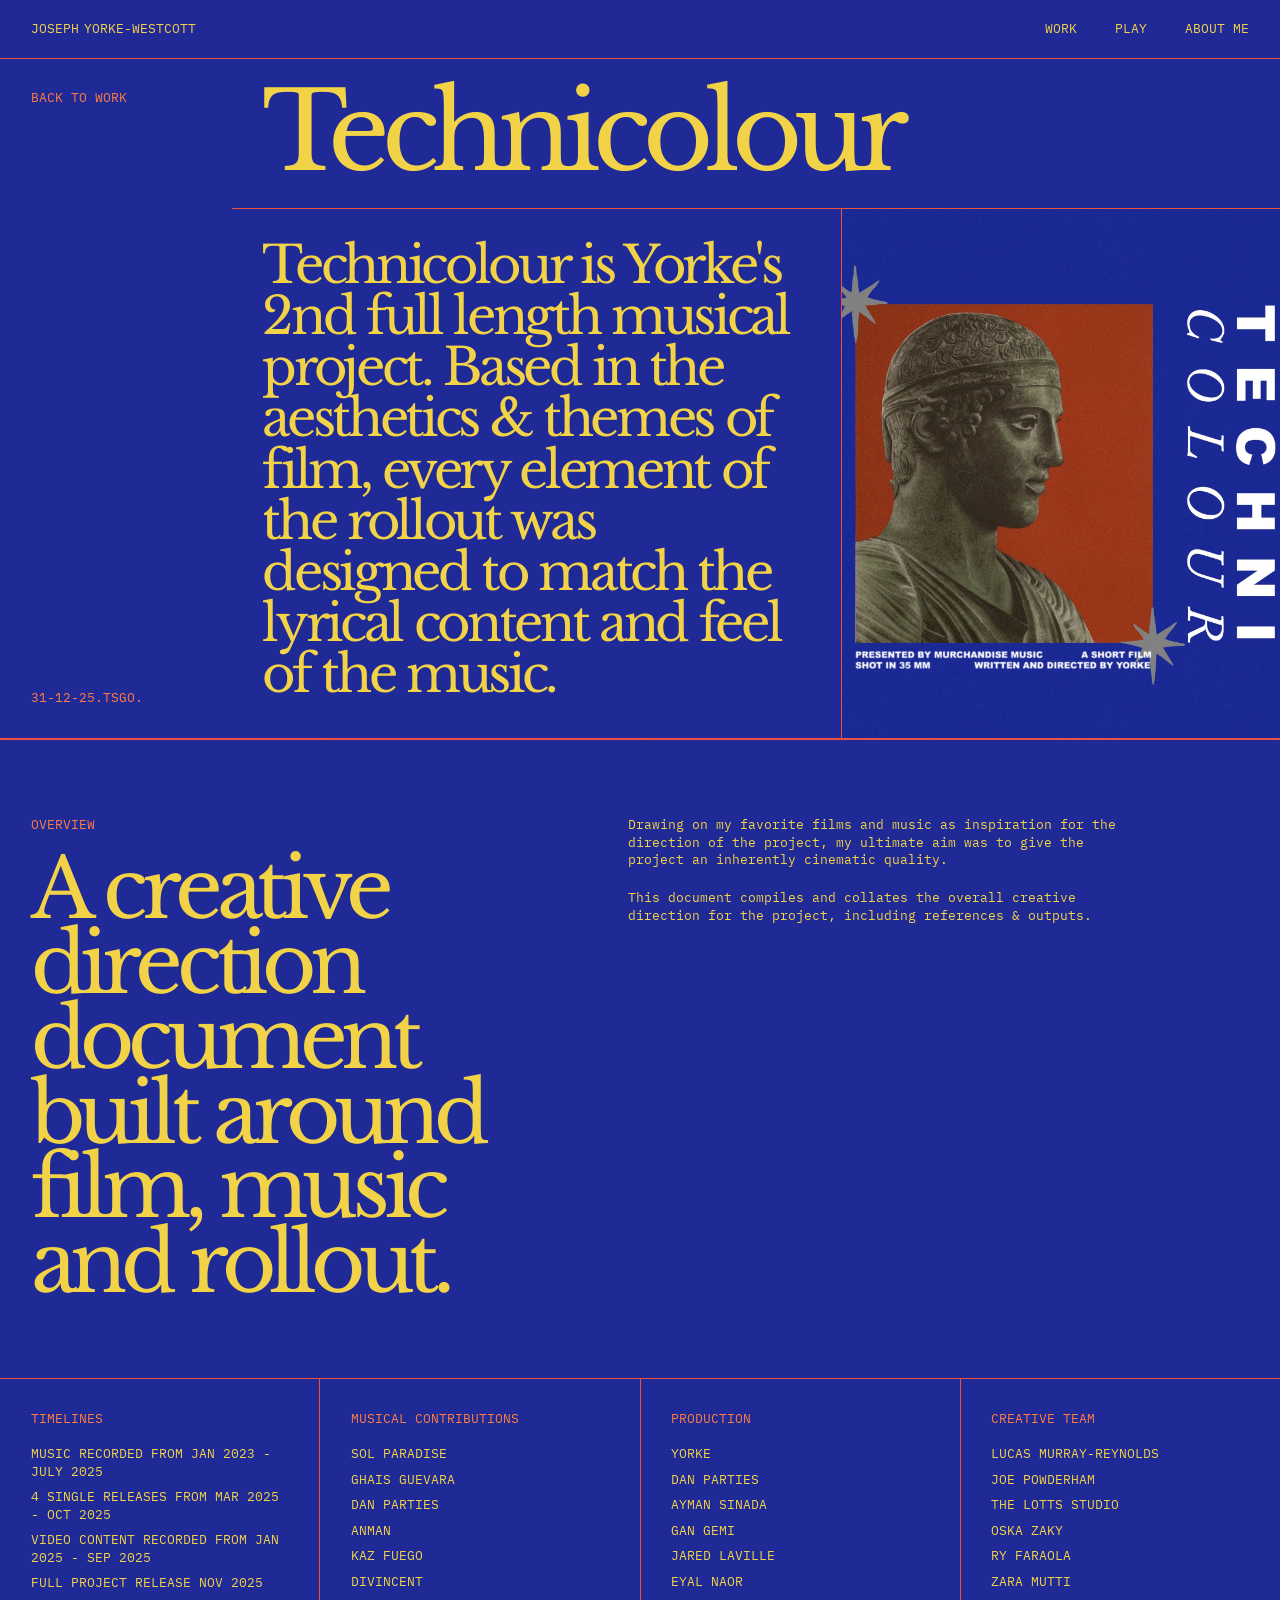
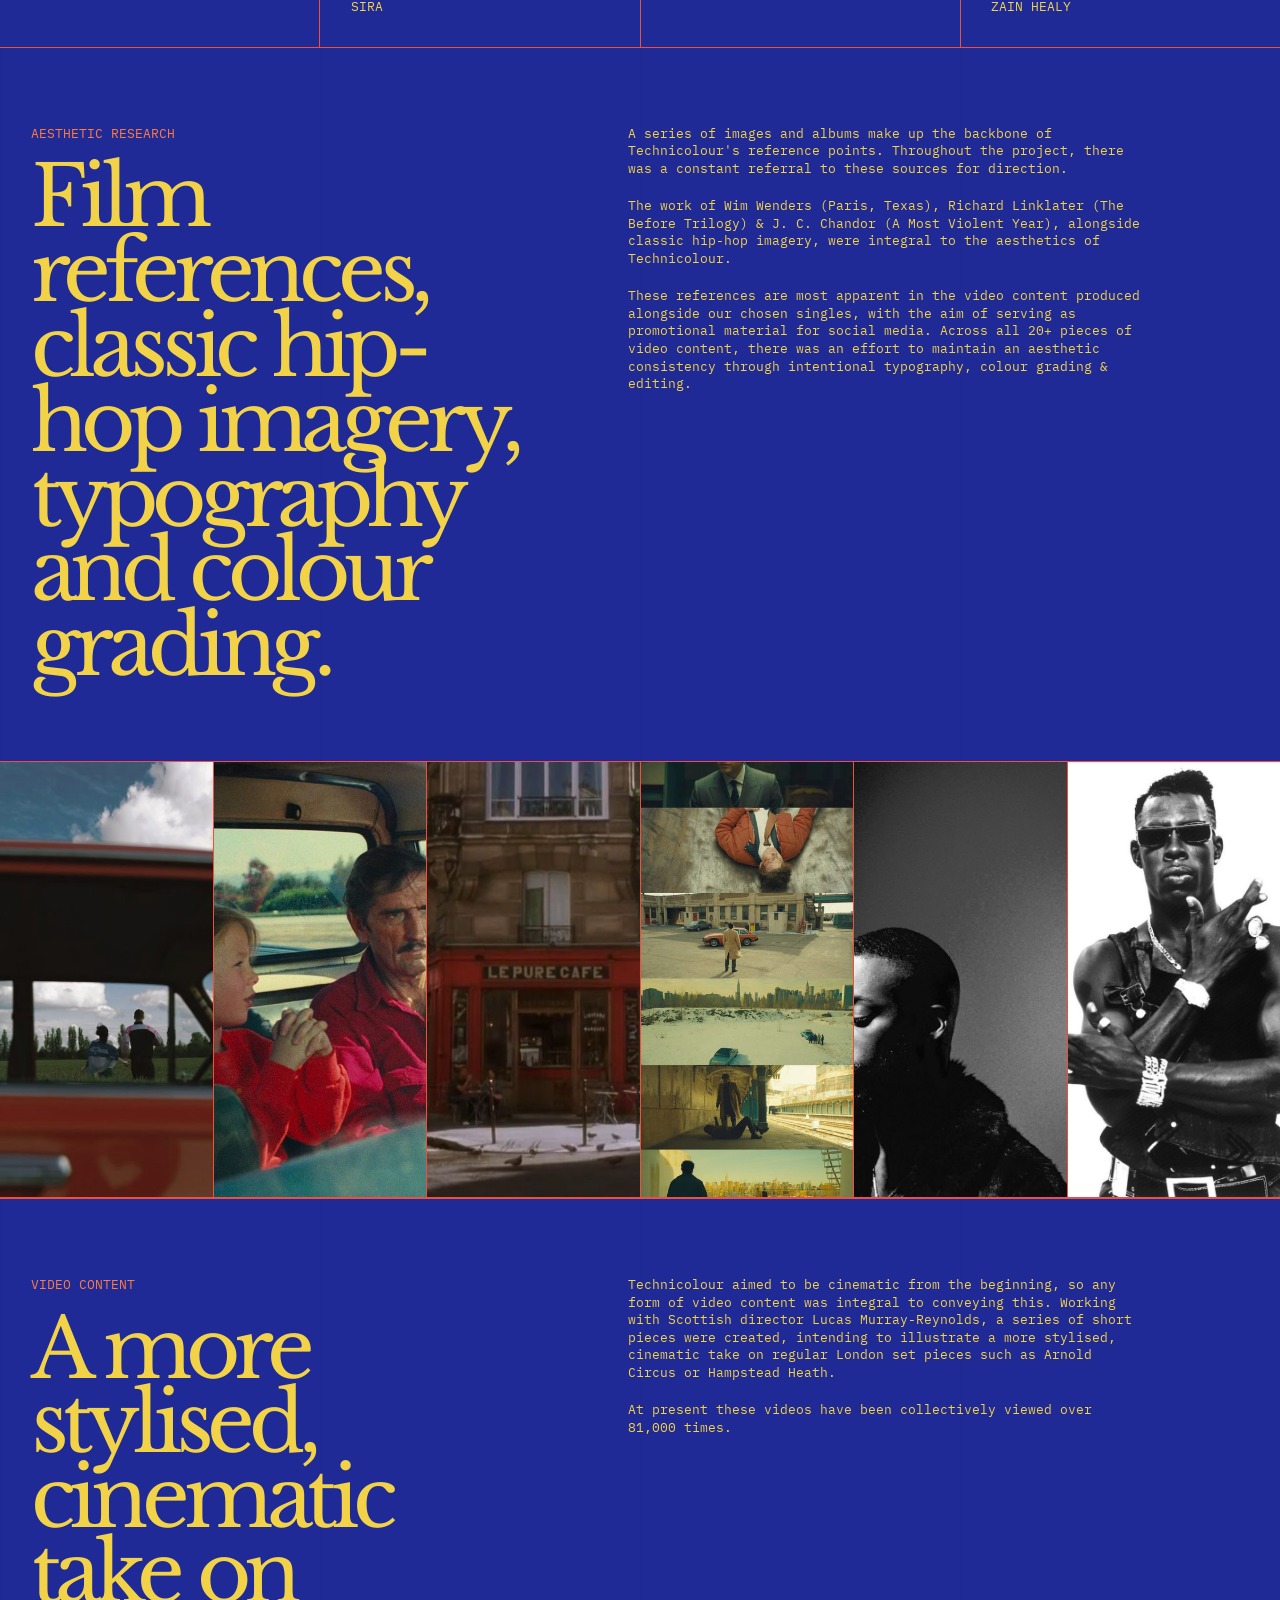
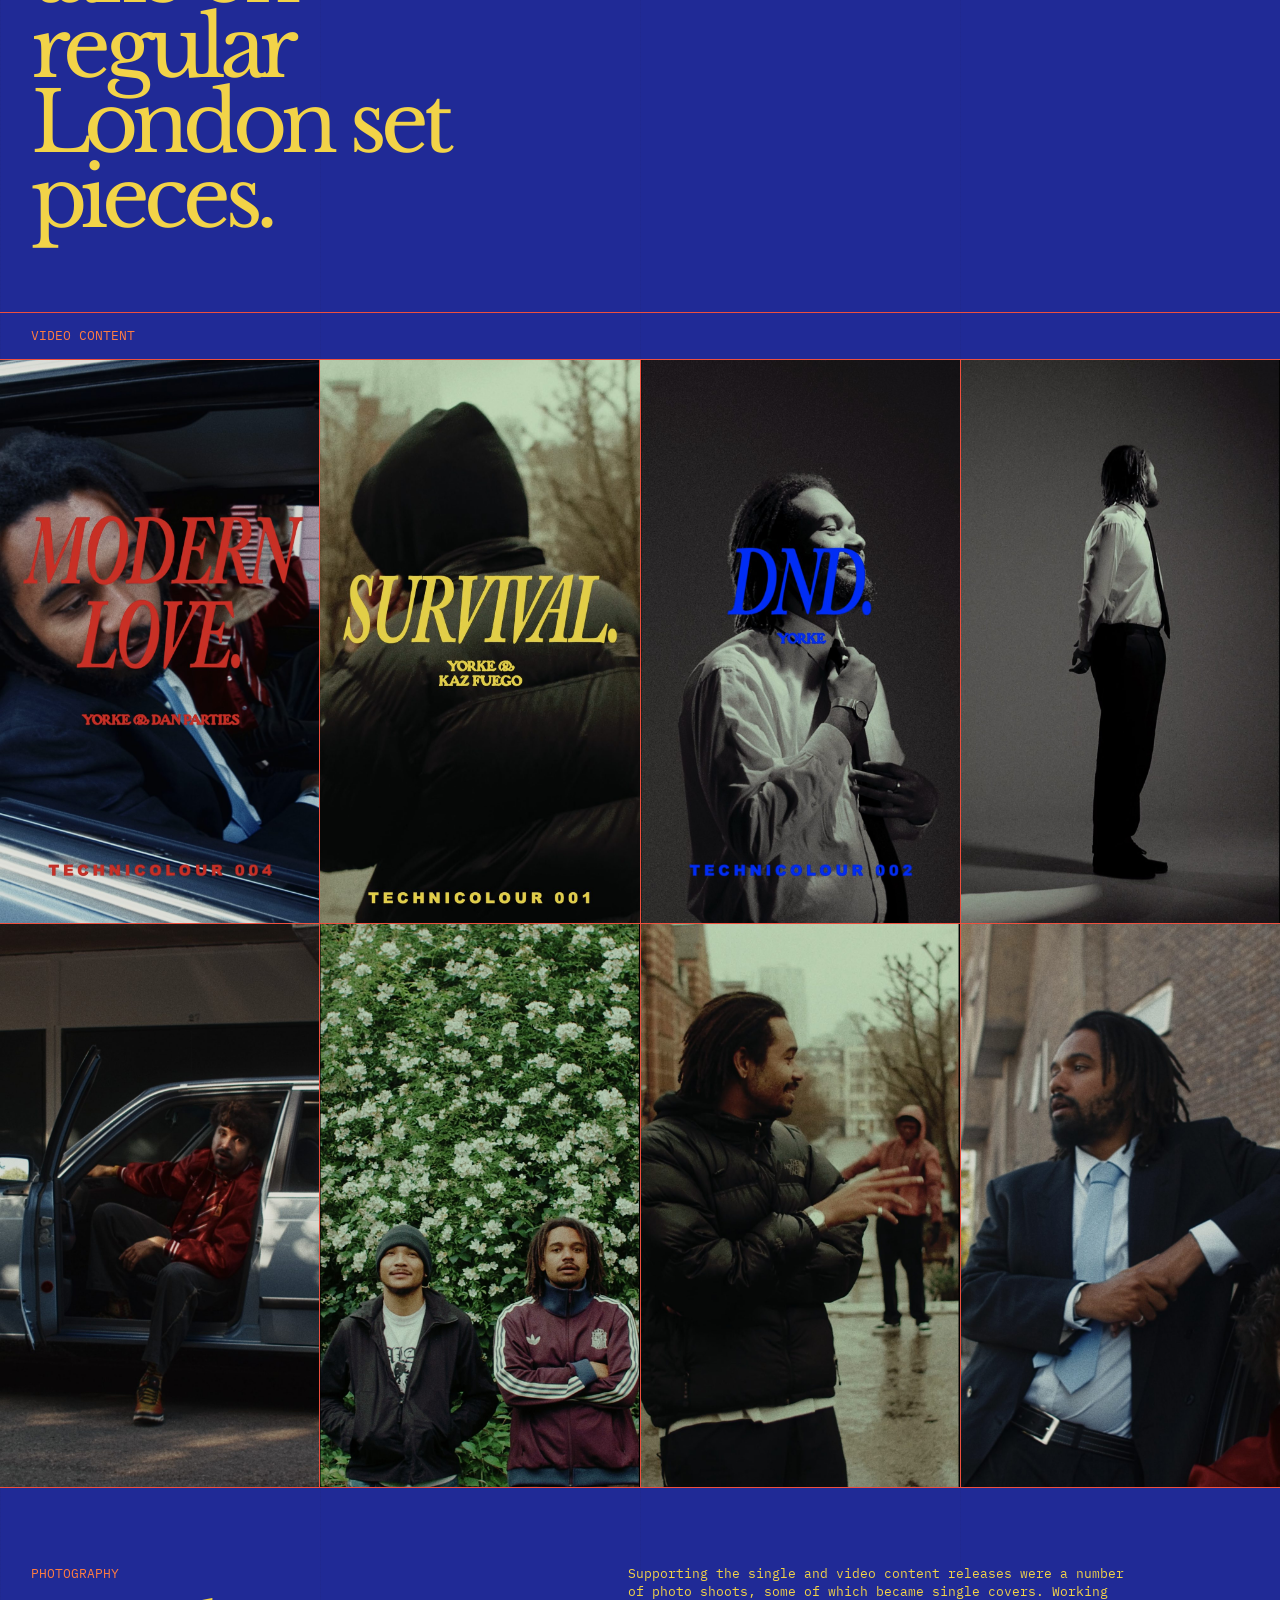
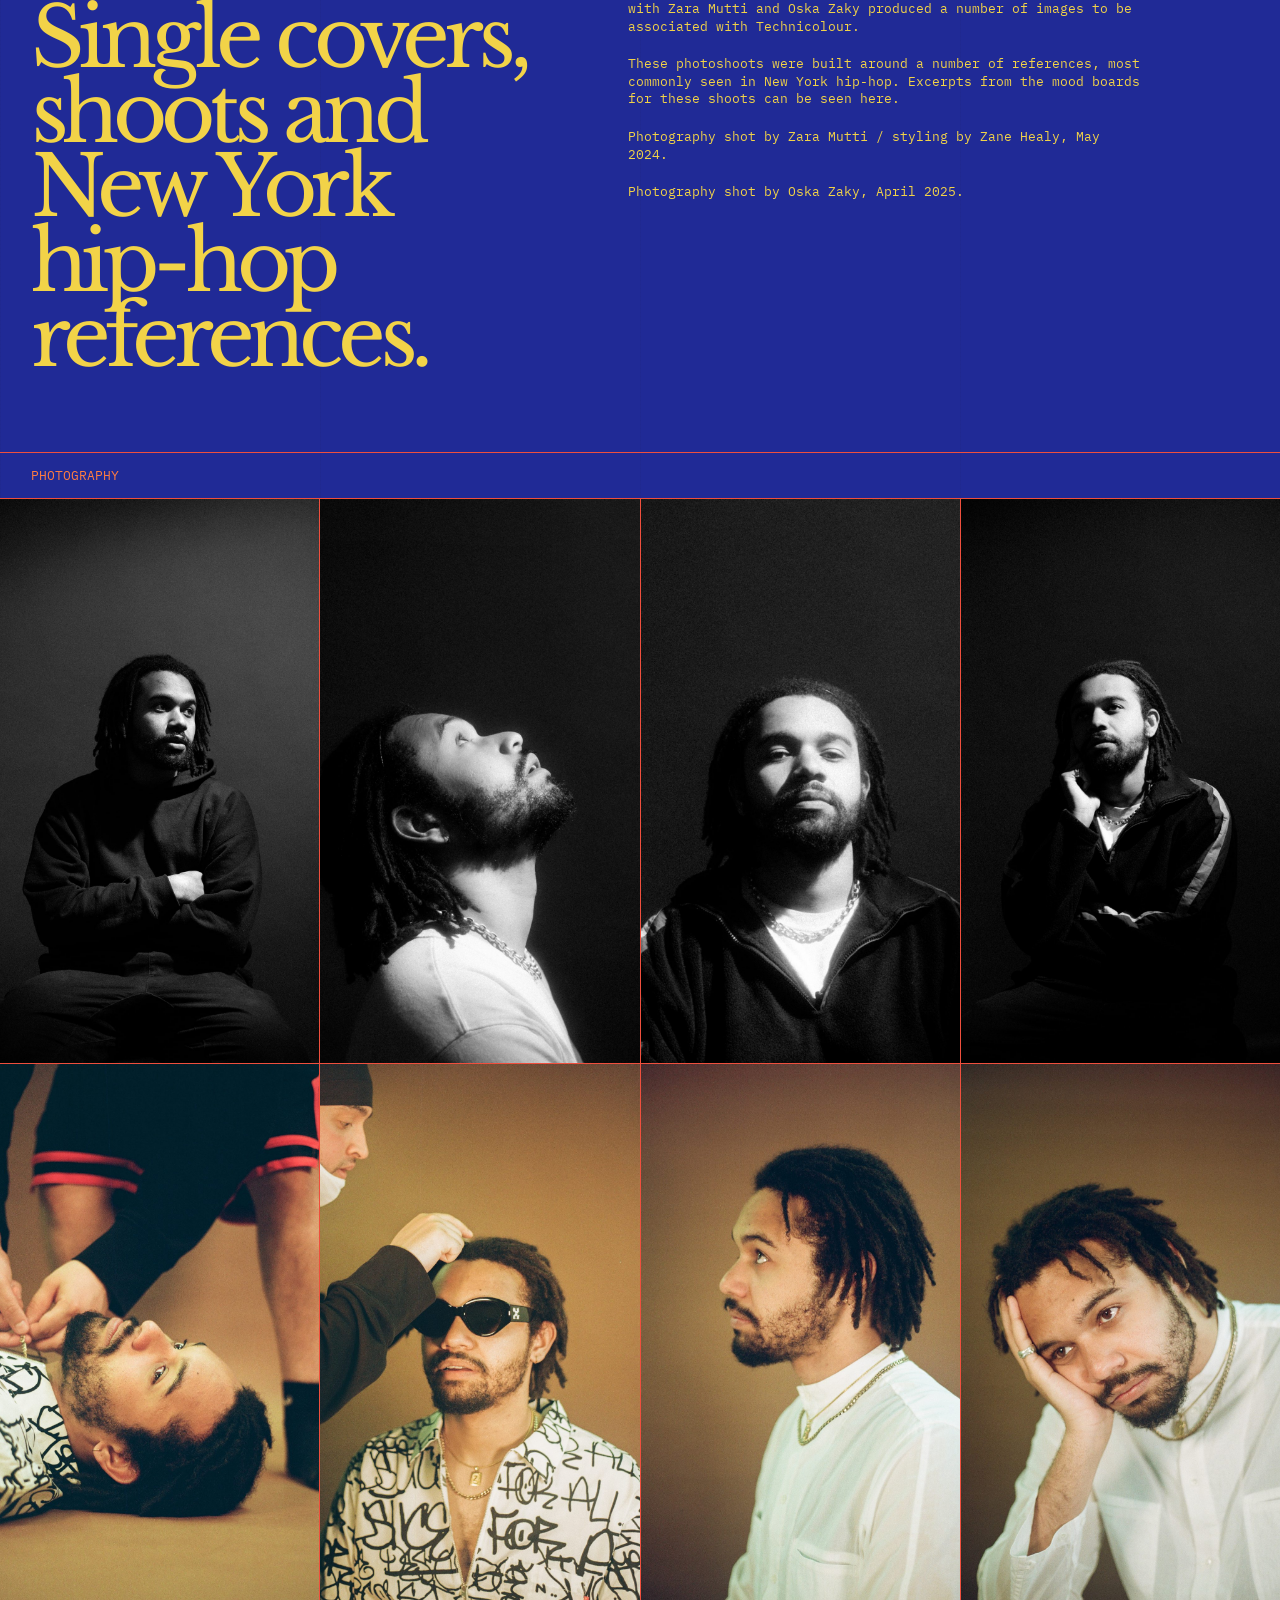
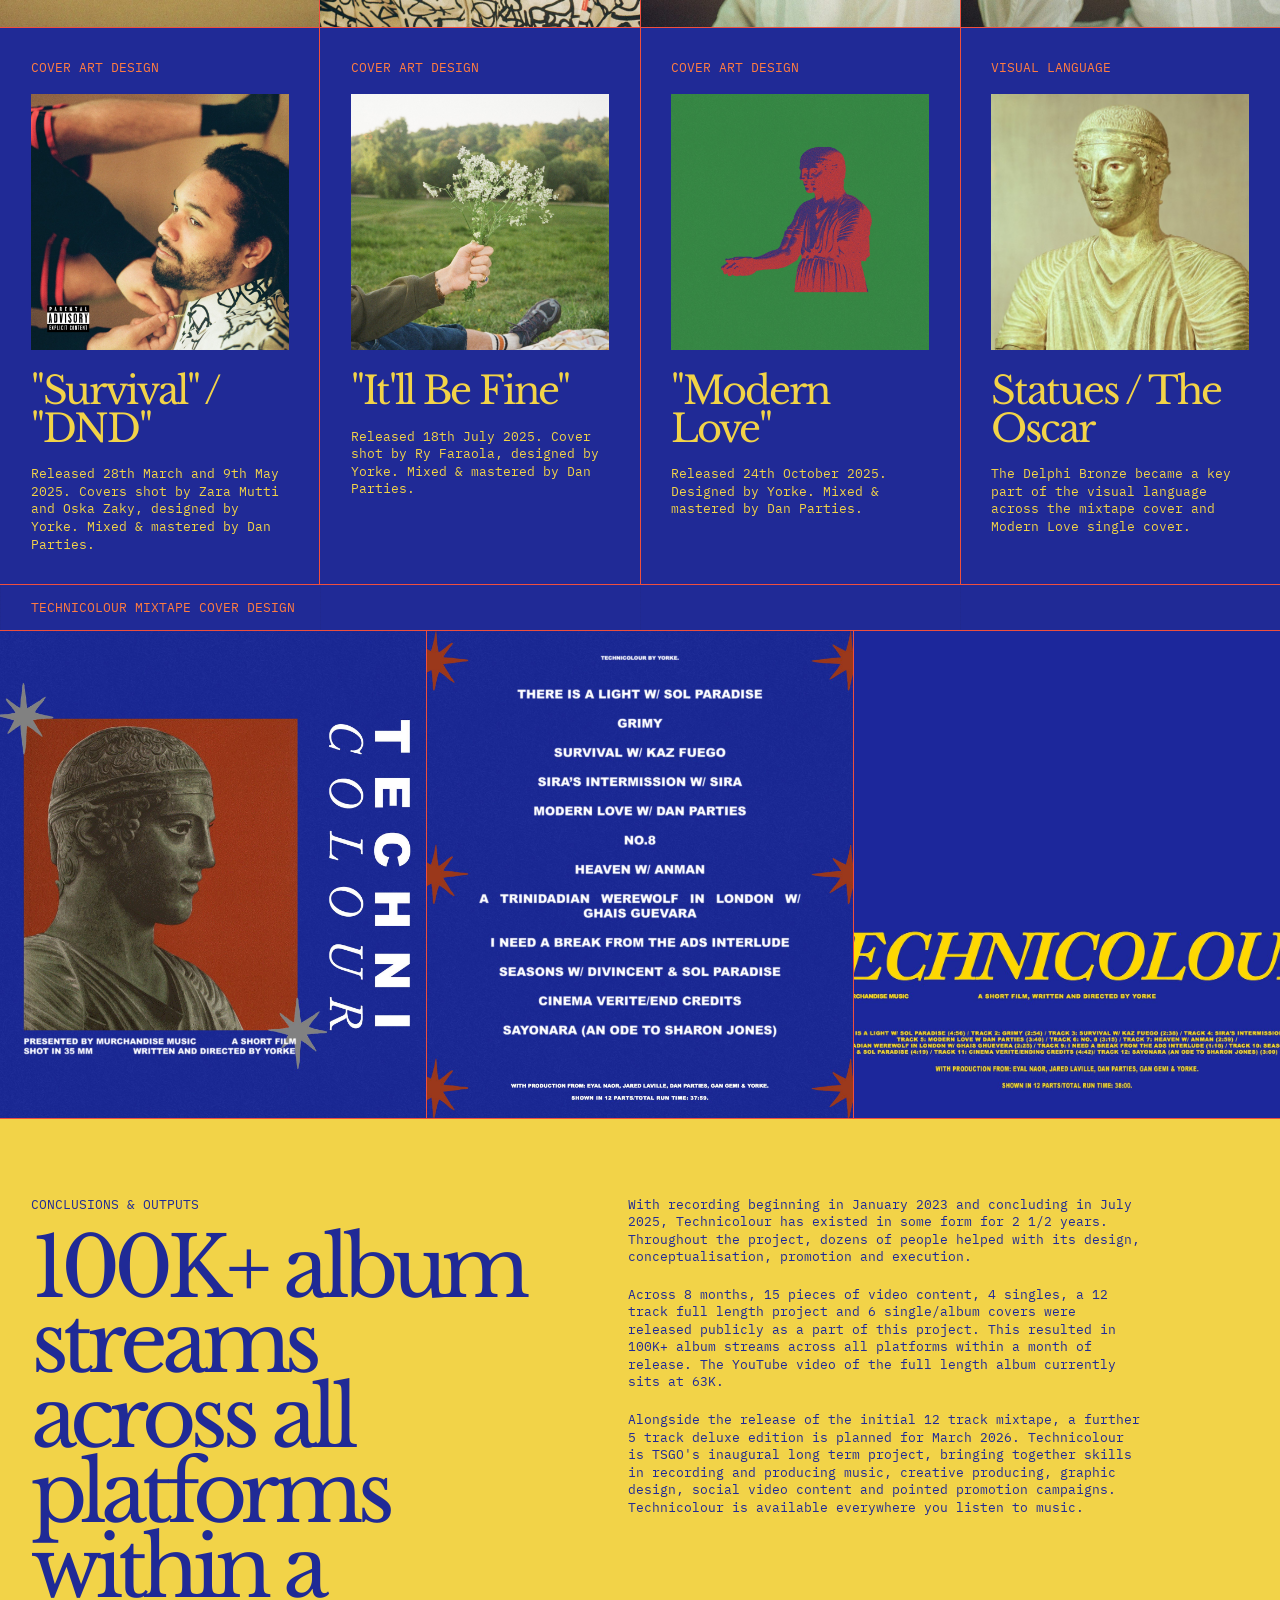
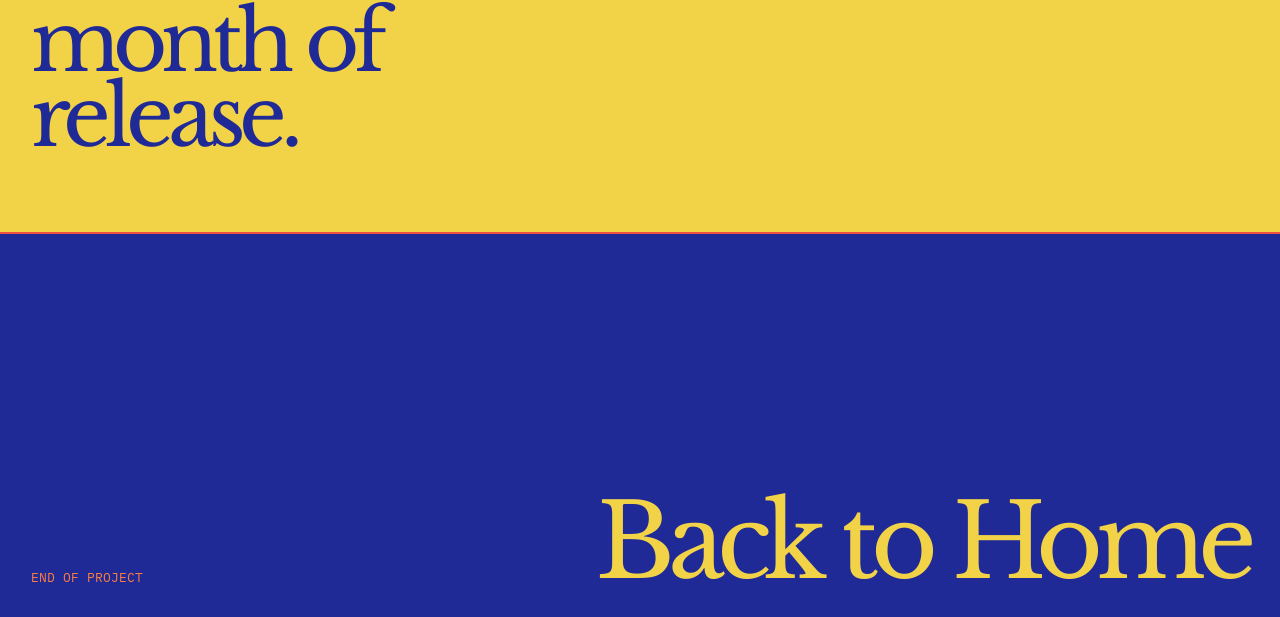
<file: work/technicolour.html>
<!doctype html>
<html lang="en">
  <head>
    <meta charset="utf-8" />
    <meta name="viewport" content="width=device-width, initial-scale=1" />
    <meta name="description" content="Technicolour project page for Joseph Yorke-Westcott." />
    <title>Technicolour | Joseph Yorke-Westcott</title>
    <link rel="preconnect" href="https://fonts.googleapis.com" />
    <link rel="preconnect" href="https://fonts.gstatic.com" crossorigin />
    <link href="https://fonts.googleapis.com/css2?family=IBM+Plex+Mono:wght@400;500&family=Libre+Baskerville:ital@0;1&display=swap" rel="stylesheet" />
    <link rel="stylesheet" href="../styles.css" />
  </head>
  <body class="project-technicolour">
    <div class="site-shell">
      <header class="site-header" aria-label="Primary navigation"><a class="brand" href="../index.html#top" aria-label="Joseph Yorke-Westcott home"><span>Joseph</span><span>Yorke-Westcott</span></a><nav class="nav-links" aria-label="Site"><a href="../index.html#work">Work</a><a href="../index.html#play">Play</a><a href="../index.html#about">About Me</a></nav></header>
      <main>
        <article class="case-study technicolour-case visual-case">
          <section class="case-hero image-led technicolour-hero"><div class="case-meta"><a href="../index.html#work">Back to Work</a><span>31-12-25.TSGO.</span></div><h1>Technicolour</h1><p>Technicolour is Yorke's 2nd full length musical project. Based in the aesthetics &amp; themes of film, every element of the rollout was designed to match the lyrical content and feel of the music.</p><img class="case-hero-image" src="../assets/images/technicolour/technicolour-cover-draft-1-layout-4.jpg" alt="Technicolour cover artwork" /></section>

          <section class="case-section two-column"><div><span class="case-label">Overview</span><h2>A creative direction document built around film, music and rollout.</h2></div><div class="case-copy"><p>Drawing on my favorite films and music as inspiration for the direction of the project, my ultimate aim was to give the project an inherently cinematic quality.</p><p>This document compiles and collates the overall creative direction for the project, including references &amp; outputs.</p></div></section>

          <section class="case-section case-facts"><div><span class="case-label">Timelines</span><ul><li>Music recorded from Jan 2023 - July 2025</li><li>4 single releases from Mar 2025 - Oct 2025</li><li>Video content recorded from Jan 2025 - Sep 2025</li><li>Full project release Nov 2025</li></ul></div><div><span class="case-label">Musical Contributions</span><ul><li>Sol Paradise</li><li>Ghais Guevara</li><li>Dan Parties</li><li>Anman</li><li>Kaz Fuego</li><li>Divincent</li><li>Sira</li></ul></div><div><span class="case-label">Production</span><ul><li>Yorke</li><li>Dan Parties</li><li>Ayman Sinada</li><li>Gan Gemi</li><li>Jared Laville</li><li>Eyal Naor</li></ul></div><div><span class="case-label">Creative Team</span><ul><li>Lucas Murray-Reynolds</li><li>Joe Powderham</li><li>The Lotts Studio</li><li>Oska Zaky</li><li>Ry Faraola</li><li>Zara Mutti</li><li>Zain Healy</li></ul></div></section>

          <section class="case-section two-column"><div><span class="case-label">Aesthetic Research</span><h2>Film references, classic hip-hop imagery, typography and colour grading.</h2></div><div class="case-copy"><p>A series of images and albums make up the backbone of Technicolour's reference points. Throughout the project, there was a constant referral to these sources for direction.</p><p>The work of Wim Wenders (Paris, Texas), Richard Linklater (The Before Trilogy) &amp; J. C. Chandor (A Most Violent Year), alongside classic hip-hop imagery, were integral to the aesthetics of Technicolour.</p><p>These references are most apparent in the video content produced alongside our chosen singles, with the aim of serving as promotional material for social media. Across all 20+ pieces of video content, there was an effort to maintain an aesthetic consistency through intentional typography, colour grading &amp; editing.</p></div></section>

          <section class="asset-strip reference-strip technicolour-refs" aria-label="Technicolour references"><img src="../assets/images/technicolour/3.jpg" alt="Film reference" /><img src="../assets/images/technicolour/paris-texas-screenshot-1.jpg" alt="Paris, Texas reference" /><img src="../assets/images/technicolour/before-sunset-screenshot-1.jpg" alt="Before Sunset reference" /><img src="../assets/images/technicolour/a-most-violent-year-screenshot-1.jpg" alt="A Most Violent Year reference" /><img src="../assets/images/technicolour/goldlink.jpg" alt="Hip-hop imagery reference" /><img src="../assets/images/technicolour/shabba-ranks.jpg" alt="Hip-hop imagery reference" /></section>

          <section class="case-section two-column"><div><span class="case-label">Video Content</span><h2>A more stylised, cinematic take on regular London set pieces.</h2></div><div class="case-copy"><p>Technicolour aimed to be cinematic from the beginning, so any form of video content was integral to conveying this. Working with Scottish director Lucas Murray-Reynolds, a series of short pieces were created, intending to illustrate a more stylised, cinematic take on regular London set pieces such as Arnold Circus or Hampstead Heath.</p><p>At present these videos have been collectively viewed over 81,000 times.</p></div></section>

          <section class="case-section image-section"><span class="case-label">Video Content</span><div class="phone-grid"><img src="../assets/images/technicolour/screenshot-2025-12-31-at-12-07-00.jpg" alt="Technicolour video content" /><img src="../assets/images/technicolour/screenshot-2025-12-31-at-12-10-02.jpg" alt="Technicolour video content" /><img src="../assets/images/technicolour/screenshot-2025-12-31-at-12-12-05.jpg" alt="Technicolour video content" /><img src="../assets/images/technicolour/screenshot-2025-12-31-at-17-04-52.jpg" alt="Technicolour video content" /><img src="../assets/images/technicolour/screenshot-2025-12-31-at-17-07-20.jpg" alt="Technicolour video content" /><img src="../assets/images/technicolour/screenshot-2025-12-31-at-17-10-32.jpg" alt="Technicolour video content" /><img src="../assets/images/technicolour/screenshot-2025-12-31-at-17-12-00.jpg" alt="Technicolour video content" /><img src="../assets/images/technicolour/screenshot-2025-12-31-at-17-13-59.jpg" alt="Technicolour video content" /></div></section>

          <section class="case-section two-column"><div><span class="case-label">Photography</span><h2>Single covers, shoots and New York hip-hop references.</h2></div><div class="case-copy"><p>Supporting the single and video content releases were a number of photo shoots, some of which became single covers. Working with Zara Mutti and Oska Zaky produced a number of images to be associated with Technicolour.</p><p>These photoshoots were built around a number of references, most commonly seen in New York hip-hop. Excerpts from the mood boards for these shoots can be seen here.</p><p>Photography shot by Zara Mutti / styling by Zane Healy, May 2024.</p><p>Photography shot by Oska Zaky, April 2025.</p></div></section>

          <section class="case-section image-section"><span class="case-label">Photography</span><div class="portrait-grid"><img src="../assets/images/technicolour/dsf3459.jpg" alt="Technicolour photography" /><img src="../assets/images/technicolour/dsf3544-edit.jpg" alt="Technicolour photography" /><img src="../assets/images/technicolour/dsf3658-edit.jpg" alt="Technicolour photography" /><img src="../assets/images/technicolour/dsf3685.jpg" alt="Technicolour photography" /><img src="../assets/images/technicolour/joey-09.jpg" alt="Technicolour photography" /><img src="../assets/images/technicolour/joey-12.jpg" alt="Technicolour photography" /><img src="../assets/images/technicolour/joey-29.jpg" alt="Technicolour photography" /><img src="../assets/images/technicolour/joey-32.jpg" alt="Technicolour photography" /></div></section>

          <section class="case-section case-facts cover-facts"><div><span class="case-label">Cover Art Design</span><img src="../assets/images/technicolour/survival-dnd-cover-1.jpg" alt="Survival and DND cover artwork" /><h3>"Survival" / "DND"</h3><p>Released 28th March and 9th May 2025. Covers shot by Zara Mutti and Oska Zaky, designed by Yorke. Mixed &amp; mastered by Dan Parties.</p></div><div><span class="case-label">Cover Art Design</span><img src="../assets/images/technicolour/itll-be-fine-cover-art.jpg" alt="It'll Be Fine cover artwork" /><h3>"It'll Be Fine"</h3><p>Released 18th July 2025. Cover shot by Ry Faraola, designed by Yorke. Mixed &amp; mastered by Dan Parties.</p></div><div><span class="case-label">Cover Art Design</span><img src="../assets/images/technicolour/modern-love-cover-draft-6.jpg" alt="Modern Love cover artwork" /><h3>"Modern Love"</h3><p>Released 24th October 2025. Designed by Yorke. Mixed &amp; mastered by Dan Parties.</p></div><div><span class="case-label">Visual Language</span><img src="../assets/images/technicolour/delphi-bronze.jpg" alt="Delphi Bronze statue reference" /><h3>Statues / The Oscar</h3><p>The Delphi Bronze became a key part of the visual language across the mixtape cover and Modern Love single cover.</p></div></section>

          <section class="case-section image-section"><span class="case-label">Technicolour Mixtape Cover Design</span><div class="album-grid"><img src="../assets/images/technicolour/technicolour-cover-draft-1-layout-4.jpg" alt="Technicolour front cover design" /><img src="../assets/images/technicolour/technicolour-back-cover-final.jpg" alt="Technicolour back cover design" /><img src="../assets/images/technicolour/technicolour-trailer-text-overlay.jpg" alt="Technicolour trailer text overlay" /></div></section>

          <section class="case-section two-column conclusion"><div><span class="case-label">Conclusions &amp; Outputs</span><h2>100K+ album streams across all platforms within a month of release.</h2></div><div class="case-copy"><p>With recording beginning in January 2023 and concluding in July 2025, Technicolour has existed in some form for 2 1/2 years. Throughout the project, dozens of people helped with its design, conceptualisation, promotion and execution.</p><p>Across 8 months, 15 pieces of video content, 4 singles, a 12 track full length project and 6 single/album covers were released publicly as a part of this project. This resulted in 100K+ album streams across all platforms within a month of release. The YouTube video of the full length album currently sits at 63K.</p><p>Alongside the release of the initial 12 track mixtape, a further 5 track deluxe edition is planned for March 2026. Technicolour is TSGO's inaugural long term project, bringing together skills in recording and producing music, creative producing, graphic design, social video content and pointed promotion campaigns. Technicolour is available everywhere you listen to music.</p></div></section>
        </article>
        <section class="case-home-cta" aria-label="Return home"><span>End of Project</span><a href="../index.html#top">Back to Home</a></section>
      </main>
    </div>
    <script src="../script.js"></script>
  </body>
</html>
</file>
<file: styles.css>
﻿:root {
  --paper: #f3f0e9;
  --ink: #151515;
  --muted: #696762;
  --rule: #c9c3b8;
  --image: #b9b5ad;
  --image-dark: #8c8880;
  --inverse: #111111;
  --inverse-ink: #f4f0e8;
  --gutter: clamp(16px, 2.4vw, 34px);
  --mono: "IBM Plex Mono", ui-monospace, monospace;
  --serif: "Libre Baskerville", Georgia, serif;
}

* {
  box-sizing: border-box;
}

html {
  scroll-behavior: smooth;
}

body {
  margin: 0;
  background: var(--paper);
  color: var(--ink);
  font-family: var(--mono);
  font-size: 13px;
  line-height: 1.35;
  text-transform: uppercase;
}

a {
  color: inherit;
  text-decoration: none;
}

.site-shell {
  min-height: 100vh;
  background:
    linear-gradient(90deg, rgba(21, 21, 21, 0.045) 1px, transparent 1px) 0 0 / 25vw 100%,
    var(--paper);
}

.site-header,
.site-footer {
  display: grid;
  grid-template-columns: 1fr auto;
  gap: var(--gutter);
  padding: 20px var(--gutter);
}

.site-header {
  position: sticky;
  top: 0;
  z-index: 10;
  background: rgba(243, 240, 233, 0.86);
  border-bottom: 1px solid var(--rule);
  backdrop-filter: blur(12px);
}

.project-butu {
  --paper: #f1e7bd;
  --ink: #153f8f;
  --muted: #9d4f48;
  --rule: #d36a54;
  --image: #d9b489;
  --image-dark: #2f4f99;
  --inverse: #153f8f;
  --inverse-ink: #f5d8d1;
}

.project-technicolour {
  --paper: #202a96;
  --ink: #f2d348;
  --muted: #ff7c41;
  --rule: #ef4f3d;
  --image: #3141b6;
  --image-dark: #111744;
  --inverse: #f2d348;
  --inverse-ink: #202a96;
}

.project-butu .site-header,
.project-technicolour .site-header {
  background: color-mix(in srgb, var(--paper) 88%, transparent);
}

.brand,
.site-footer div {
  display: flex;
  gap: 0.65ch;
  flex-wrap: wrap;
}

.nav-links,
.footer-links,
.contact-links {
  display: flex;
  flex-wrap: wrap;
  gap: clamp(16px, 3vw, 46px);
}

.nav-links a,
.footer-links a,
.contact-links a,
.project-row a {
  transition: opacity 180ms ease, background 180ms ease, color 180ms ease;
}

.nav-links a:hover,
.footer-links a:hover,
.contact-links a:hover {
  opacity: 0.52;
}

.hero {
  display: grid;
  grid-template-columns: minmax(190px, 0.65fr) minmax(0, 2fr);
  min-height: calc(100svh - 58px);
  border-bottom: 1px solid var(--rule);
}

.hero-kicker,
.hero-copy,
.hero-actions {
  padding: var(--gutter);
}

.hero-kicker {
  color: var(--muted);
}

h1,
h2,
.statement p {
  margin: 0;
  font-family: var(--serif);
  font-weight: 400;
  letter-spacing: -0.075em;
  text-transform: none;
}

h1 {
  align-self: end;
  padding: var(--gutter);
  font-size: clamp(60px, 13.2vw, 206px);
  line-height: 0.82;
  max-width: 1220px;
}

.hero-copy {
  display: grid;
  grid-template-columns: repeat(2, minmax(0, 1fr));
  gap: var(--gutter);
  grid-column: 2;
  border-top: 1px solid var(--rule);
}

.hero-copy p,
.about-copy p,
.play-intro p,
.play-card p {
  margin: 0;
  max-width: 48ch;
  color: var(--ink);
  text-transform: none;
}

.hero-actions {
  display: flex;
  align-items: end;
  gap: 10px;
  grid-column: 2;
  padding-top: 0;
}

.button {
  display: inline-flex;
  align-items: center;
  justify-content: center;
  min-height: 38px;
  padding: 10px 16px;
  border: 1px solid var(--ink);
  background: var(--ink);
  color: var(--paper);
}

.button:hover {
  background: transparent;
  color: var(--ink);
}

.button-secondary {
  background: transparent;
  color: var(--ink);
}

.button-secondary:hover {
  background: var(--ink);
  color: var(--paper);
}

.statement {
  padding: clamp(56px, 8vw, 116px) var(--gutter);
  border-bottom: 1px solid var(--rule);
}

.statement p {
  max-width: 1100px;
  font-size: clamp(33px, 5.8vw, 94px);
  line-height: 0.98;
}

.section-heading {
  display: flex;
  justify-content: space-between;
  gap: var(--gutter);
  padding: 14px var(--gutter);
  color: var(--muted);
  border-bottom: 1px solid var(--rule);
}

.project-row a {
  display: grid;
  grid-template-columns: 64px 104px minmax(170px, 0.95fr) minmax(220px, 1.4fr) 80px 140px;
  gap: 18px;
  align-items: center;
  min-height: 118px;
  padding: 12px var(--gutter);
  border-bottom: 1px solid var(--rule);
  animation: row-rise 420ms ease both;
  animation-delay: var(--delay, 0ms);
}

.project-row a:hover {
  background: var(--project-hover-bg, var(--inverse));
  color: var(--project-hover-ink, var(--inverse-ink));
}

.project-row-butu {
  --project-hover-bg: #153f8f;
  --project-hover-ink: #f1e7bd;
}

.project-row-technicolour {
  --project-hover-bg: #f2d348;
  --project-hover-ink: #202a96;
}

.project-row-placeholder {
  --project-hover-bg: #d9d3c5;
  --project-hover-ink: #111111;
}

.project-thumb,
.play-thumb {
  display: block;
  background:
    linear-gradient(135deg, rgba(255, 255, 255, 0.18), transparent 42%),
    var(--image);
}

.project-thumb {
  width: 100%;
  height: 82px;
  object-fit: cover;
}

.project-row:nth-child(odd) .project-thumb,
.play-card:nth-child(odd) .play-thumb {
  background:
    linear-gradient(45deg, transparent 40%, rgba(255, 255, 255, 0.22) 40% 48%, transparent 48%),
    var(--image-dark);
}

.project-title {
  font-family: var(--serif);
  font-size: clamp(21px, 2vw, 34px);
  line-height: 0.96;
  letter-spacing: -0.055em;
  text-transform: none;
}

.project-desc {
  max-width: 58ch;
  color: currentColor;
  text-transform: none;
}

.play-section {
  border-bottom: 1px solid var(--rule);
}

.play-grid {
  display: grid;
  grid-template-columns: minmax(280px, 1.35fr) repeat(3, minmax(180px, 0.75fr));
  gap: 1px;
  background: var(--rule);
}

.play-intro,
.play-card {
  min-height: 520px;
  padding: var(--gutter);
  background: var(--paper);
}

.play-intro {
  display: flex;
  flex-direction: column;
  justify-content: space-between;
}

.play-intro h2 {
  max-width: 760px;
  font-size: clamp(42px, 6vw, 102px);
  line-height: 0.9;
}

.play-card {
  display: flex;
  flex-direction: column;
  justify-content: space-between;
  gap: 28px;
}

.play-thumb {
  min-height: 240px;
}

.play-card h3 {
  margin: auto 0 0;
  font-family: var(--serif);
  font-size: clamp(25px, 2.5vw, 42px);
  font-weight: 400;
  line-height: 0.98;
  letter-spacing: -0.06em;
  text-transform: none;
}

.about-section {
  display: grid;
  grid-template-columns: minmax(0, 1.15fr) minmax(280px, 0.85fr);
  border-bottom: 1px solid var(--rule);
}

.about-section > div:first-child {
  border-right: 1px solid var(--rule);
}

.about-section h2 {
  padding: clamp(34px, 5vw, 82px) var(--gutter);
  font-size: clamp(42px, 7.2vw, 118px);
  line-height: 0.9;
}

.about-copy {
  display: flex;
  min-height: 640px;
  flex-direction: column;
  justify-content: space-between;
  gap: 34px;
  padding: var(--gutter);
}

.contact-links {
  padding-top: 22px;
  border-top: 1px solid var(--rule);
}

.site-footer {
  min-height: 180px;
  align-items: end;
}

.footer-links {
  justify-content: end;
}

.case-study {
  border-bottom: 1px solid var(--rule);
}

.case-hero {
  display: grid;
  grid-template-columns: minmax(190px, 0.45fr) minmax(0, 1.6fr);
  min-height: calc(82svh - 58px);
  border-bottom: 1px solid var(--rule);
}

.case-meta {
  display: flex;
  flex-direction: column;
  justify-content: space-between;
  gap: 24px;
  padding: var(--gutter);
  color: var(--muted);
}

.case-meta a:hover {
  color: var(--ink);
}

.case-hero h1 {
  align-self: end;
  max-width: 1180px;
  font-size: clamp(67px, 13.3vw, 187px);
  text-wrap: balance;
  display: -webkit-box;
  -webkit-line-clamp: 2;
  -webkit-box-orient: vertical;
  overflow: hidden;
}

.case-hero p {
  grid-column: 2;
  max-width: 780px;
  margin: 0;
  padding: var(--gutter);
  border-top: 1px solid var(--rule);
  font-family: var(--serif);
  font-size: clamp(28px, 4vw, 62px);
  line-height: 1;
  letter-spacing: -0.065em;
  text-transform: none;
}

.case-hero.image-led {
  grid-template-areas:
    "meta title title"
    "meta intro image";
  grid-template-columns: minmax(170px, 0.38fr) minmax(0, 1fr) minmax(260px, 0.72fr);
  grid-template-rows: auto minmax(360px, 1fr);
  align-items: stretch;
}

.case-hero.image-led .case-meta {
  grid-area: meta;
}

.case-hero.image-led h1 {
  grid-area: title;
  max-width: none;
  padding-right: calc(var(--gutter) * 1.5);
  font-size: clamp(48px, 8.4vw, 132px);
}

.case-hero.image-led p {
  grid-area: intro;
}

.case-hero-image {
  grid-area: image;
  width: 100%;
  height: 100%;
  min-height: clamp(260px, 32vw, 520px);
  object-fit: cover;
  border-left: 1px solid var(--rule);
  border-top: 1px solid var(--rule);
}

.case-image-grid {
  display: grid;
  grid-template-columns: repeat(3, minmax(0, 1fr));
  gap: 1px;
  padding: var(--gutter);
  background: var(--rule);
}

.case-image-grid .case-label {
  grid-column: 1 / -1;
  padding: 0 0 8px;
}

.case-image {
  display: block;
  width: 100%;
  min-height: clamp(220px, 30vw, 460px);
  object-fit: cover;
  background:
    linear-gradient(135deg, rgba(255,255,255,0.18), transparent 42%),
    var(--image);
}

.case-image.large {
  grid-column: span 2;
}

.case-image.wide {
  grid-column: span 1;
  min-height: clamp(260px, 28vw, 420px);
}

.cinematic .case-image {
  background:
    repeating-linear-gradient(0deg, rgba(21,21,21,0.15), rgba(21,21,21,0.15) 1px, transparent 1px, transparent 18px),
    var(--image-dark);
}

.case-section {
  border-top: 1px solid var(--rule);
  padding: clamp(40px, 6vw, 86px) var(--gutter);
}

.image-section {
  padding: 0;
}

.image-section > .case-label {
  margin: 0;
  padding: 14px var(--gutter);
  border-bottom: 1px solid var(--rule);
}

.asset-strip {
  display: grid;
  grid-auto-flow: column;
  grid-auto-columns: minmax(180px, 1fr);
  gap: 1px;
  overflow-x: auto;
  border-top: 1px solid var(--rule);
  border-bottom: 1px solid var(--rule);
  background: var(--rule);
}

.asset-strip img {
  width: 100%;
  height: clamp(260px, 34vw, 520px);
  object-fit: cover;
  background: var(--paper);
}

.reference-strip img {
  object-fit: contain;
  padding: 16px;
}

.technicolour-refs img {
  object-fit: cover;
  padding: 0;
}

.spread-grid,
.product-grid,
.poster-grid,
.event-grid,
.phone-grid,
.portrait-grid,
.album-grid {
  display: grid;
  gap: 1px;
  background: var(--rule);
}

.spread-grid {
  grid-template-columns: repeat(2, minmax(0, 1fr));
}

.product-grid,
.event-grid,
.portrait-grid {
  grid-template-columns: repeat(4, minmax(0, 1fr));
}

.poster-grid,
.phone-grid,
.album-grid {
  grid-template-columns: repeat(4, minmax(0, 1fr));
}

.album-grid {
  grid-template-columns: repeat(3, minmax(0, 1fr));
}

.spread-grid img,
.product-grid img,
.poster-grid img,
.event-grid img,
.phone-grid img,
.portrait-grid img,
.album-grid img,
.cover-facts img,
.asset-strip img,
.case-hero-image {
  display: block;
  width: 100%;
  object-fit: cover;
  cursor: zoom-in;
}

.spread-grid img {
  height: clamp(300px, 32vw, 520px);
}

.product-grid img,
.event-grid img {
  height: clamp(220px, 24vw, 380px);
}

.poster-grid img,
.phone-grid img,
.portrait-grid img {
  height: clamp(360px, 44vw, 680px);
}

.album-grid img {
  height: clamp(320px, 38vw, 620px);
}

.cover-facts img {
  height: clamp(220px, 20vw, 340px);
  margin-bottom: 22px;
}

.case-section.two-column {
  display: grid;
  grid-template-columns: minmax(240px, 0.9fr) minmax(280px, 1.1fr);
  gap: clamp(32px, 7vw, 120px);
}

.case-label {
  display: block;
  margin-bottom: 18px;
  color: var(--muted);
}

.case-section h2 {
  max-width: 780px;
  font-size: clamp(38px, 6.5vw, 104px);
  line-height: 0.9;
}

.case-copy {
  display: grid;
  align-content: start;
  gap: 20px;
}

.case-copy p,
.cover-facts p {
  margin: 0;
  max-width: 64ch;
  text-transform: none;
}

.case-facts {
  display: grid;
  grid-template-columns: repeat(4, minmax(0, 1fr));
  gap: 1px;
  padding: 0;
  background: var(--rule);
}

.case-facts > div {
  min-height: 260px;
  padding: var(--gutter);
  background: var(--paper);
}

.case-facts ul {
  display: grid;
  gap: 8px;
  margin: 0;
  padding: 0;
  list-style: none;
}

.cover-facts h3 {
  margin: 0 0 18px;
  font-family: var(--serif);
  font-size: clamp(28px, 3vw, 48px);
  font-weight: 400;
  line-height: 0.98;
  letter-spacing: -0.055em;
  text-transform: none;
}

.conclusion {
  background: var(--inverse);
  color: var(--inverse-ink);
}

.conclusion .case-label,
.conclusion .case-copy p {
  color: var(--inverse-ink);
}

.case-home-cta {
  display: grid;
  grid-template-columns: 1fr auto;
  gap: var(--gutter);
  align-items: end;
  min-height: clamp(220px, 30vw, 420px);
  padding: var(--gutter);
  border-top: 1px solid var(--rule);
}

.case-home-cta span {
  color: var(--muted);
}

.case-home-cta a {
  font-family: var(--serif);
  font-size: clamp(42px, 8vw, 140px);
  line-height: 0.85;
  letter-spacing: -0.075em;
  text-transform: none;
}

.case-home-cta a:hover {
  color: var(--muted);
}

.lightbox {
  position: fixed;
  inset: 0;
  z-index: 100;
  display: none;
  align-items: center;
  justify-content: center;
  padding: clamp(16px, 3vw, 42px);
  background: rgba(10, 10, 10, 0.86);
  color: #f7f1e8;
}

.lightbox.is-open {
  display: flex;
}

.lightbox__stage {
  position: relative;
  display: flex;
  align-items: center;
  justify-content: center;
  width: min(100%, 1480px);
  height: min(100%, 900px);
  overflow: auto;
}

.lightbox__image {
  max-width: 92vw;
  max-height: 82vh;
  transform: scale(var(--zoom, 1));
  transform-origin: center;
  transition: transform 160ms ease;
}

.lightbox__button,
.lightbox__zoom {
  border: 1px solid currentColor;
  background: rgba(15, 15, 15, 0.62);
  color: inherit;
  font: inherit;
  text-transform: uppercase;
  cursor: pointer;
}

.lightbox__button {
  position: absolute;
  z-index: 2;
  width: 44px;
  height: 44px;
}

.lightbox__button:hover,
.lightbox__zoom:hover {
  background: #f7f1e8;
  color: #111;
}

.lightbox__close {
  top: 18px;
  right: 18px;
}

.lightbox__prev {
  left: 18px;
  top: 50%;
  transform: translateY(-50%);
}

.lightbox__next {
  right: 18px;
  top: 50%;
  transform: translateY(-50%);
}

.lightbox__toolbar {
  position: absolute;
  left: 50%;
  bottom: 18px;
  z-index: 2;
  display: flex;
  align-items: center;
  gap: 8px;
  transform: translateX(-50%);
}

.lightbox__zoom {
  min-width: 44px;
  min-height: 36px;
  padding: 8px 12px;
}

.lightbox__count {
  min-width: 86px;
  text-align: center;
  color: inherit;
}

.sr-only {
  position: absolute;
  width: 1px;
  height: 1px;
  padding: 0;
  margin: -1px;
  overflow: hidden;
  clip: rect(0, 0, 0, 0);
  white-space: nowrap;
  border: 0;
}

@keyframes row-rise {
  from {
    opacity: 0;
    transform: translateY(8px);
  }

  to {
    opacity: 1;
    transform: translateY(0);
  }
}

@media (max-width: 980px) {
  .play-grid {
    grid-template-columns: 1fr 1fr;
  }

  .play-intro {
    grid-column: 1 / -1;
  }
}

@media (max-width: 860px) {
  body {
    font-size: 12px;
  }

  .site-shell {
    background:
      linear-gradient(90deg, rgba(21, 21, 21, 0.045) 1px, transparent 1px) 0 0 / 50vw 100%,
      var(--paper);
  }

  .site-header,
  .site-footer,
  .case-home-cta,
  .hero,
  .hero-copy,
  .about-section,
  .play-grid,
  .case-hero,
  .case-section.two-column,
  .case-facts,
  .case-image-grid,
  .spread-grid,
  .product-grid,
  .poster-grid,
  .event-grid,
  .phone-grid,
  .portrait-grid,
  .album-grid {
    grid-template-columns: 1fr;
  }

  .case-hero.image-led {
    grid-template-areas:
      "meta"
      "title"
      "image"
      "intro";
    grid-template-columns: 1fr;
    grid-template-rows: auto auto auto auto;
  }

  .site-header {
    gap: 16px;
  }

  .nav-links,
  .footer-links {
    justify-content: space-between;
  }

  .hero {
    min-height: auto;
  }

  h1 {
    min-height: 58svh;
    align-content: end;
    font-size: clamp(58px, 20vw, 112px);
  }

  .hero-copy,
  .hero-actions,
  .case-hero p,
  .case-hero.image-led p,
  .case-hero-image {
    grid-column: 1;
  }

  .case-hero h1 {
    min-height: auto;
  }

  .case-hero.image-led h1 {
    font-size: clamp(40px, 11vw, 72px);
    padding-right: var(--gutter);
  }

  .case-hero-image {
    min-height: 420px;
    border-left: 0;
    border-top: 1px solid var(--rule);
  }

  .lightbox__button {
    width: 38px;
    height: 38px;
  }

  .lightbox__toolbar {
    bottom: 12px;
  }

  .case-image.large,
  .case-image.wide {
    grid-column: auto;
  }

  .hero-actions {
    padding-top: var(--gutter);
  }

  .project-row a {
    grid-template-columns: 46px 1fr 84px;
    min-height: 156px;
    align-items: start;
  }

  .project-thumb {
    grid-column: 1 / -1;
    grid-row: 2;
    height: 116px;
  }

  .project-title {
    font-size: 27px;
  }

  .project-desc {
    grid-column: 2 / -1;
  }

  .project-year {
    grid-column: 1;
  }

  .project-status {
    grid-column: 2 / -1;
  }

  .play-intro,
  .play-card {
    min-height: 390px;
  }

  .play-thumb {
    min-height: 180px;
  }

  .about-section > div:first-child {
    border-right: 0;
  }

  .about-copy {
    min-height: auto;
  }

  .site-footer {
    min-height: 140px;
  }
}
</file>
